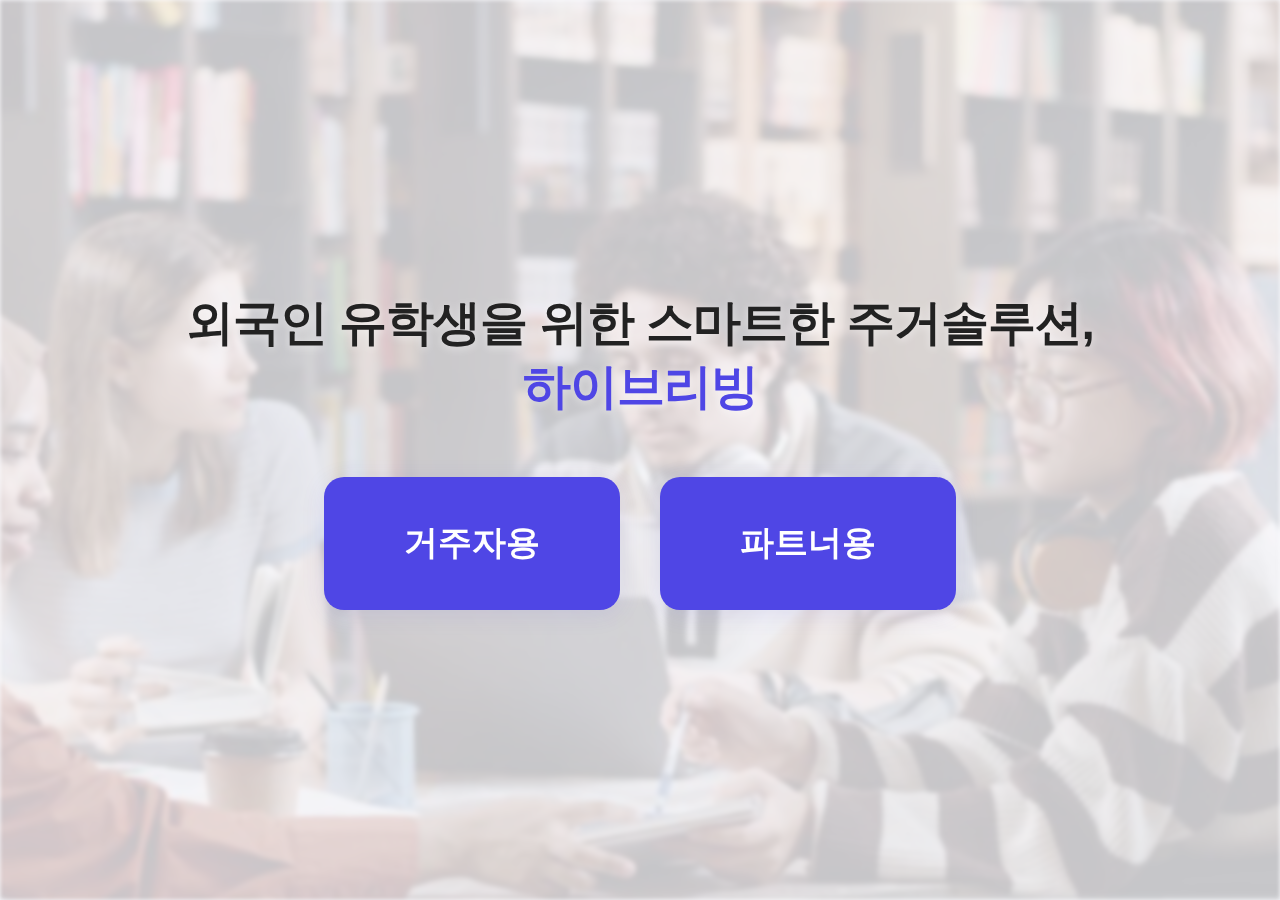
<file: index.html>
<!DOCTYPE html>
<html>
<head>
    <meta http-equiv="refresh" content="0; url=landing.html" />
    <title>Redirecting...</title>
</head>
<body>
    <p>Redirecting to <a href="landing.html">landing.html</a>...</p>
</body>
</html>
</file>
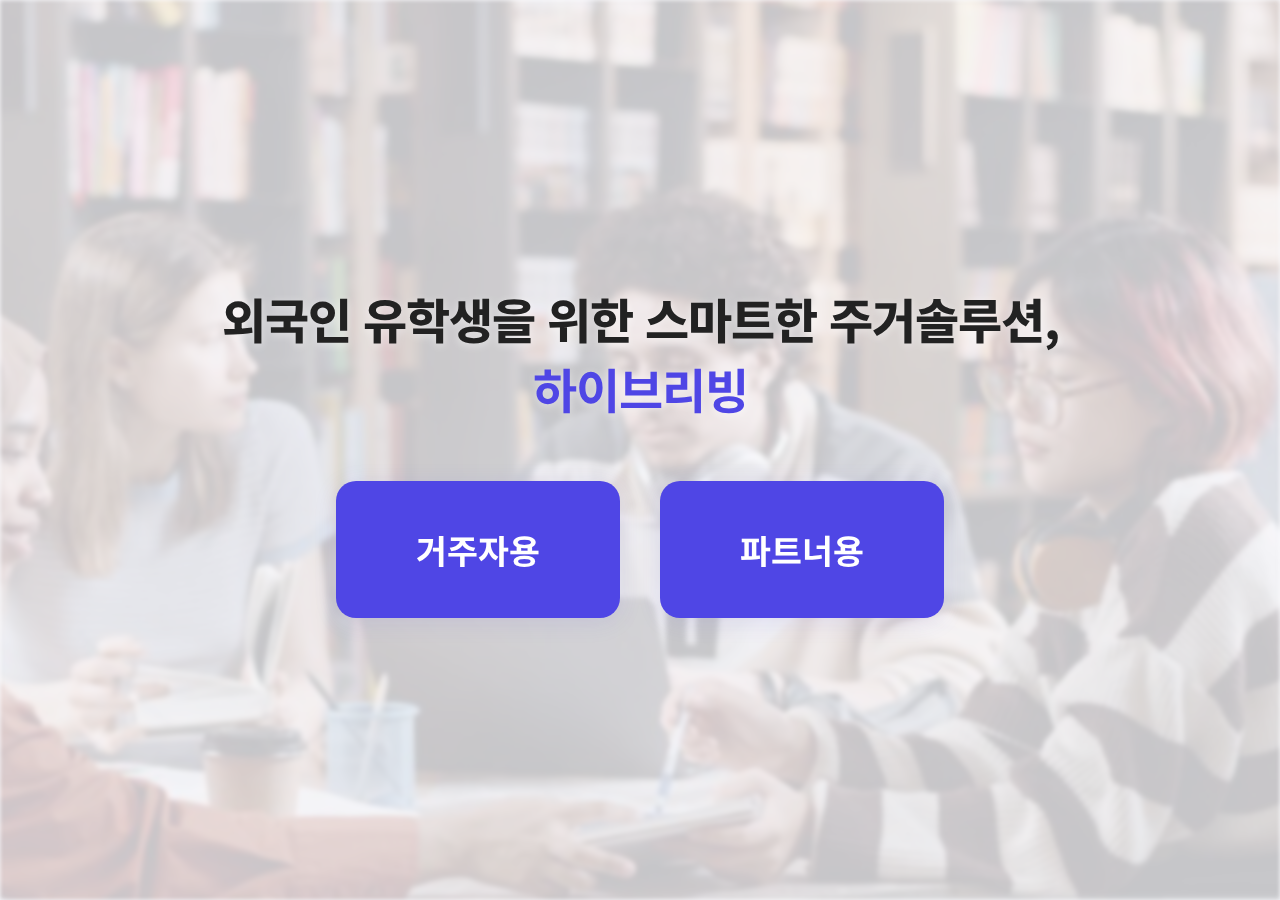
<file: landing.html>
<!DOCTYPE html>
<html lang="ko">
<head>
    <meta charset="UTF-8">
    <meta name="viewport" content="width=device-width, initial-scale=1.0">
    <title>Hybeliving - 선택</title>
    <link href="https://fonts.googleapis.com/css2?family=Noto+Sans+KR:wght@400;700&display=swap" rel="stylesheet">
    <style>
        body {
            margin: 0;
            padding: 0;
            min-height: 100vh;
            display: flex;
            align-items: center;
            justify-content: center;
            background: #f7f7fb;
            font-family: 'Noto Sans KR', sans-serif;
            position: relative;
            overflow: hidden;
        }
        .bg-image {
            position: fixed;
            top: 0; left: 0; right: 0; bottom: 0;
            width: 100vw;
            height: 100vh;
            z-index: 0;
            background: url('images/hero-students.png') center center/cover no-repeat;
            opacity: 1.0;
            filter: blur(2px);
        }
        .bg-overlay {
            position: fixed;
            top: 0; left: 0; right: 0; bottom: 0;
            width: 100vw;
            height: 100vh;
            background: #f7f7fbcc;
            z-index: 1;
        }
        .select-container {
            display: flex;
            flex-direction: column;
            align-items: center;
            gap: 40px;
            z-index: 2;
            position: relative;
        }
        .select-title {
            font-size: 3.0rem;
            font-weight: 800;
            margin-bottom: 18px;
            color: #222;
            text-align: center;
            text-shadow: 0 2px 8px #fff8;
            letter-spacing: -1px;
        }
        .select-subtitle {
            font-size: 1.5rem;
            color: #444;
            margin-bottom: 38px;
            text-align: center;
            font-weight: 500;
            letter-spacing: -0.5px;
            display: inline-block;
        }
        .brand {
            color: #4f46e5;
            font-weight: 700;
        }
        .select-buttons {
            display: flex;
            gap: 40px;
        }
        .select-btn {
            padding: 44px 80px;
            font-size: 2.1rem;
            font-weight: 700;
            border: none;
            border-radius: 20px;
            background: #4f46e5;
            color: #fff;
            cursor: pointer;
            transition: background 0.2s, transform 0.2s;
            box-shadow: 0 4px 24px rgba(79,70,229,0.10);
            z-index: 2;
            text-decoration: none;
        }
        .select-btn:hover {
            background: #3730a3;
            transform: translateY(-2px) scale(1.04);
        }
        a.select-btn {
            text-decoration: none;
        }
    </style>
</head>
<body>
    <div class="bg-image"></div>
    <div class="bg-overlay"></div>
    <div class="select-container">
        <div class="select-title">외국인 유학생을 위한 스마트한 주거솔루션, <span class="brand"><br>하이브리빙</span></span></div>
        <div class="select-buttons">
            <a href="resident.html" class="select-btn">거주자용</a>
            <a href="partner.html" class="select-btn">파트너용</a>
        </div>
    </div>
</body>
</html>
</file>
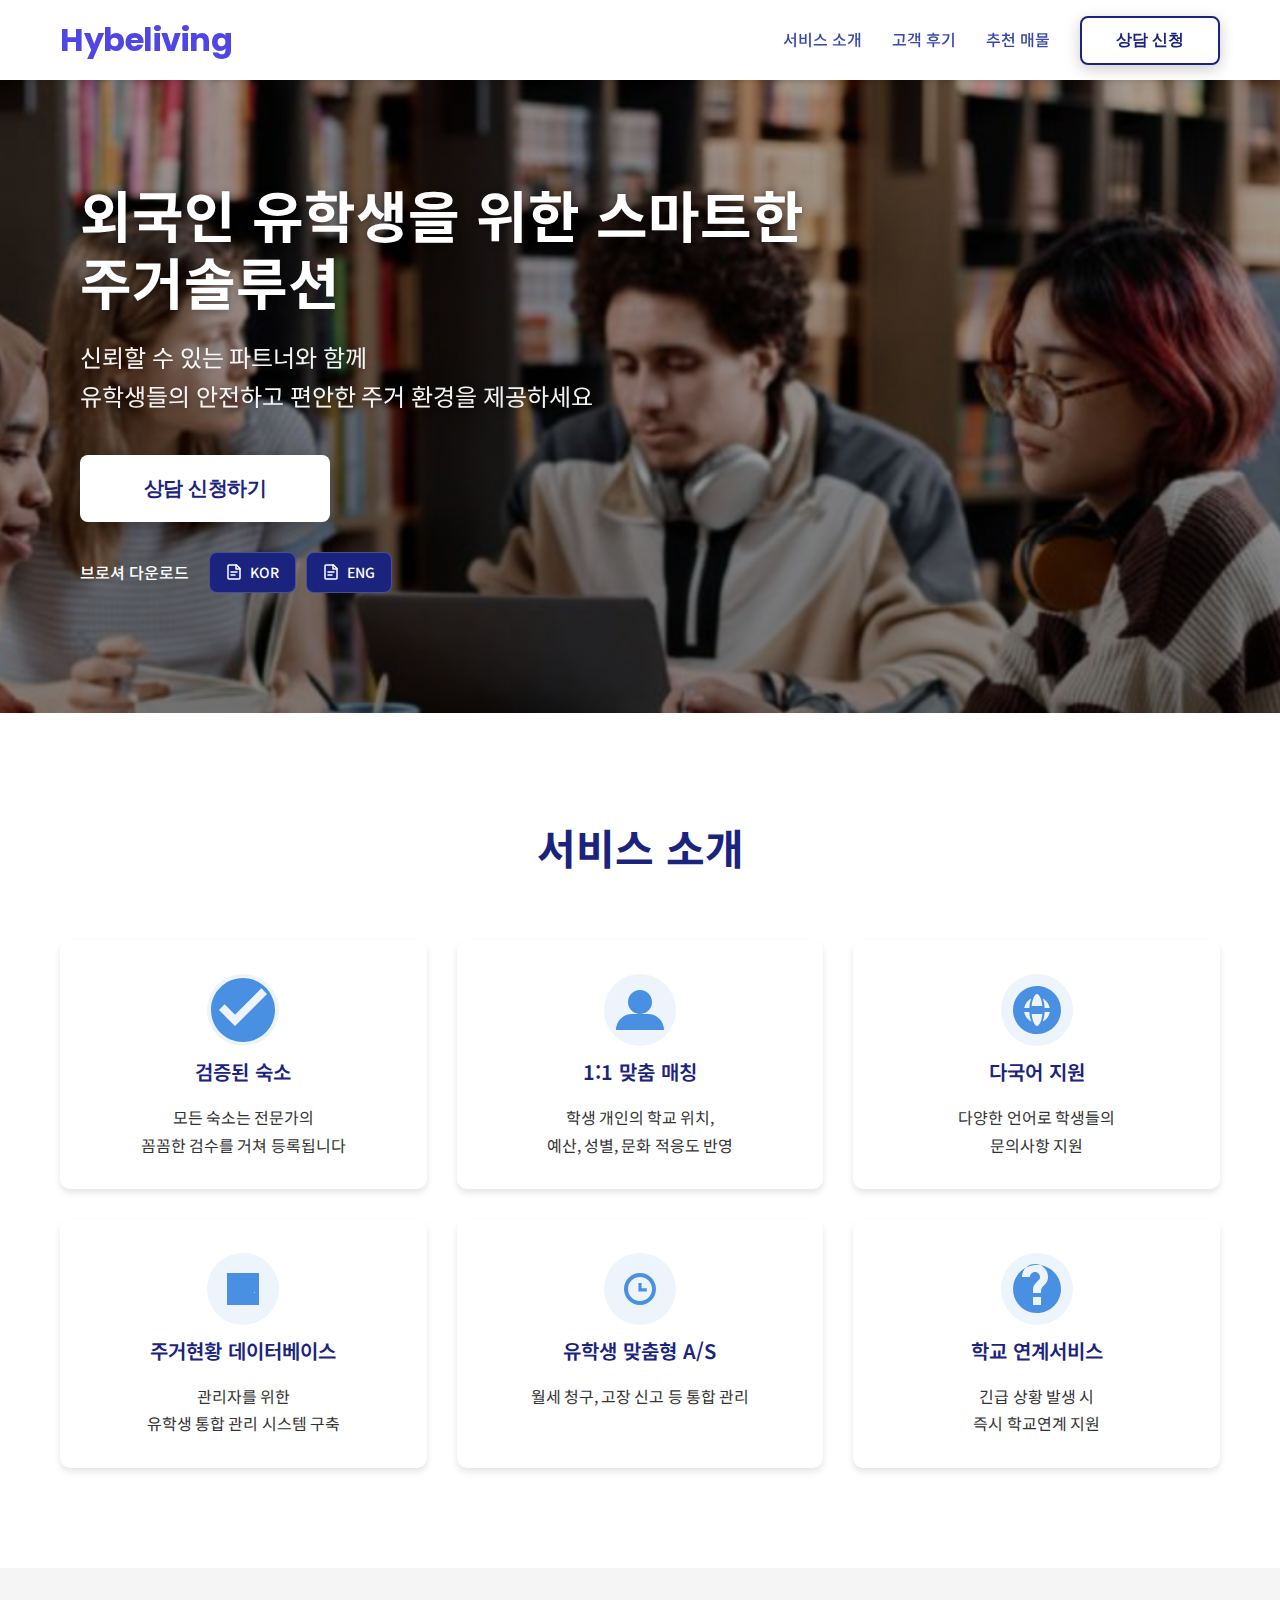
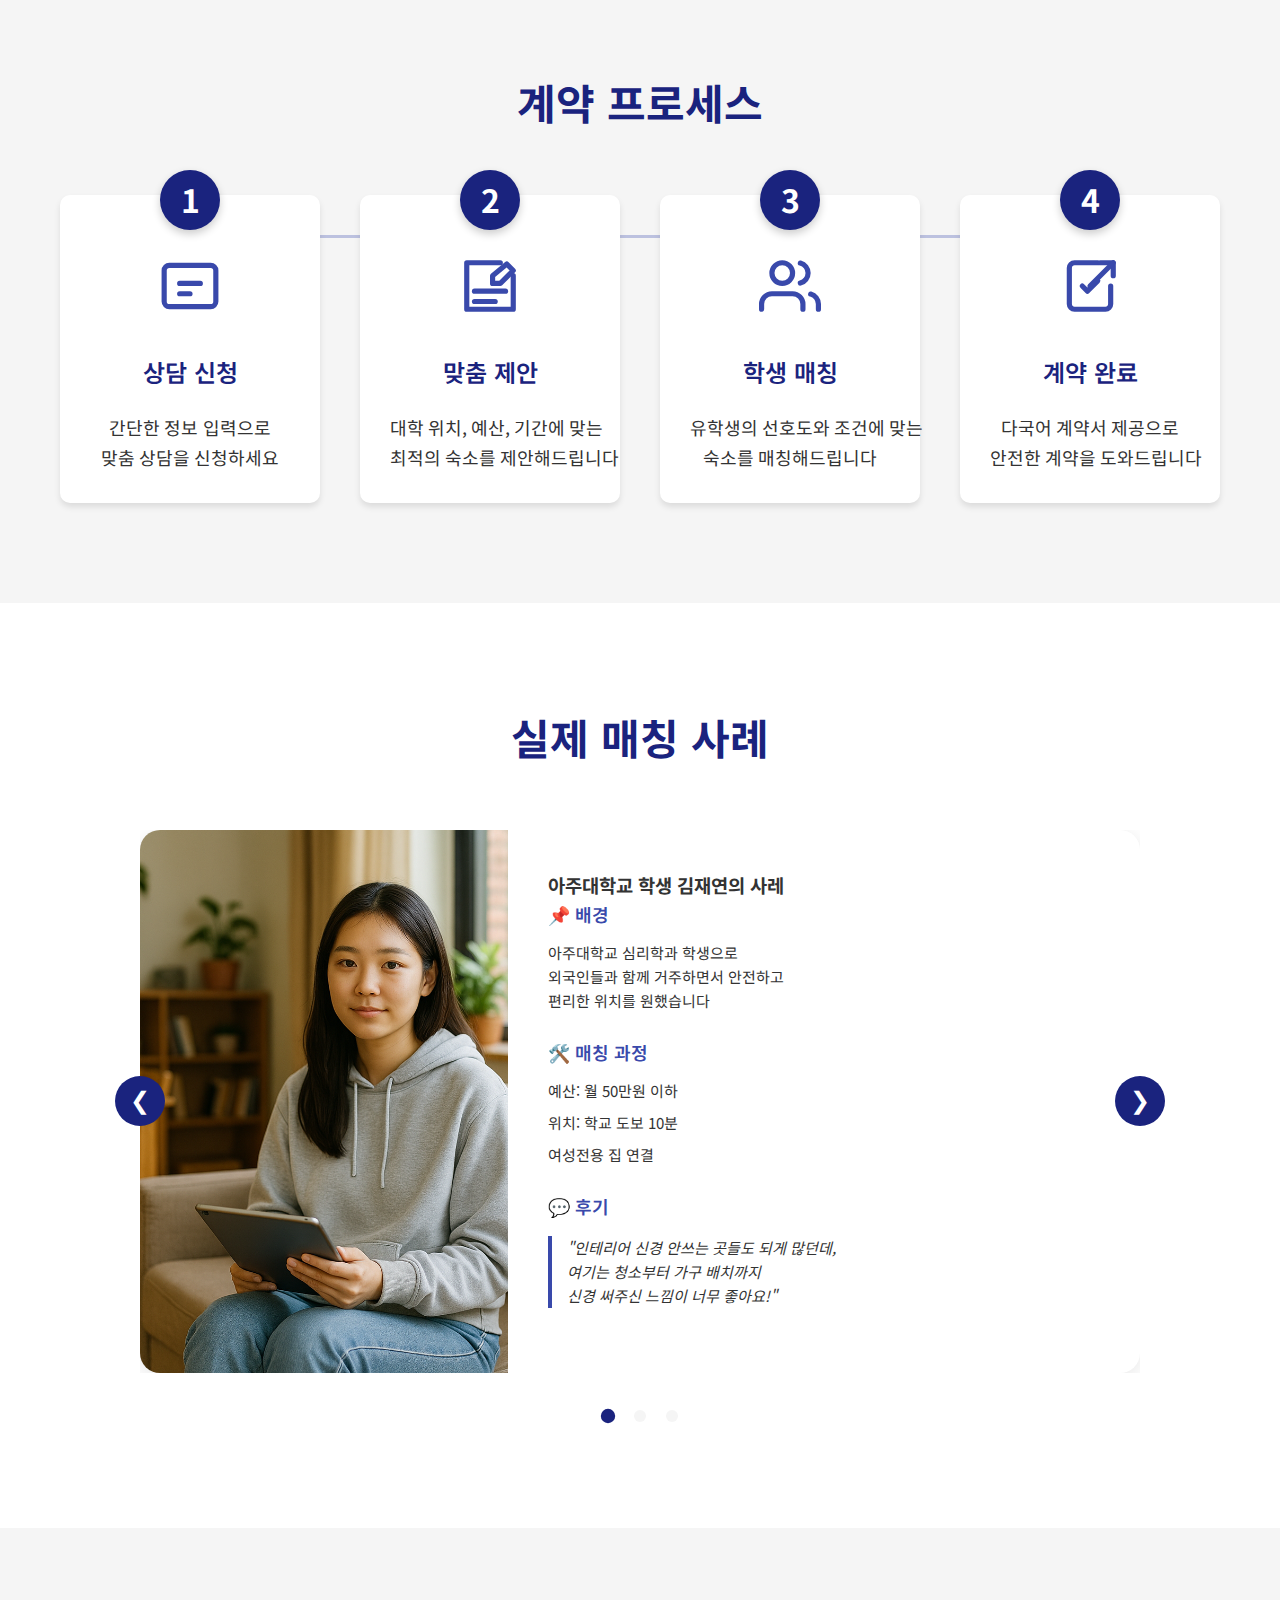
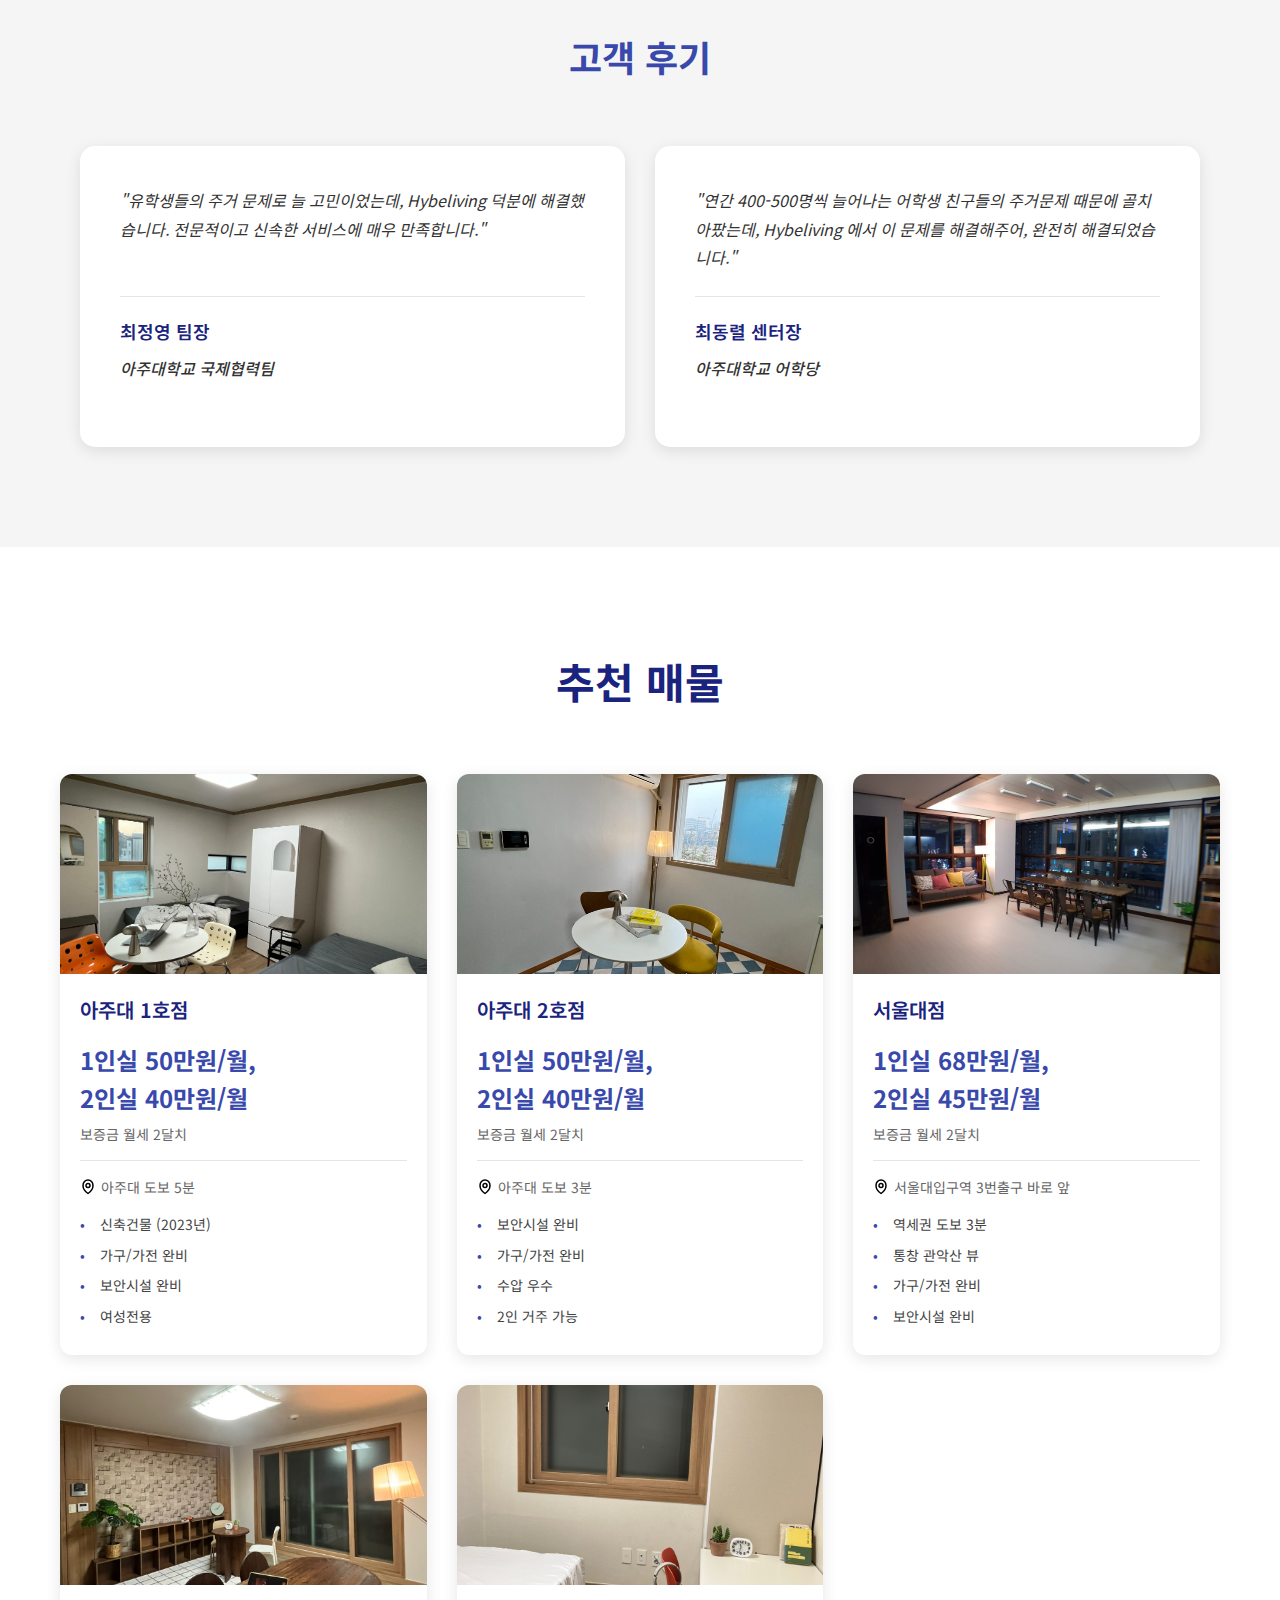
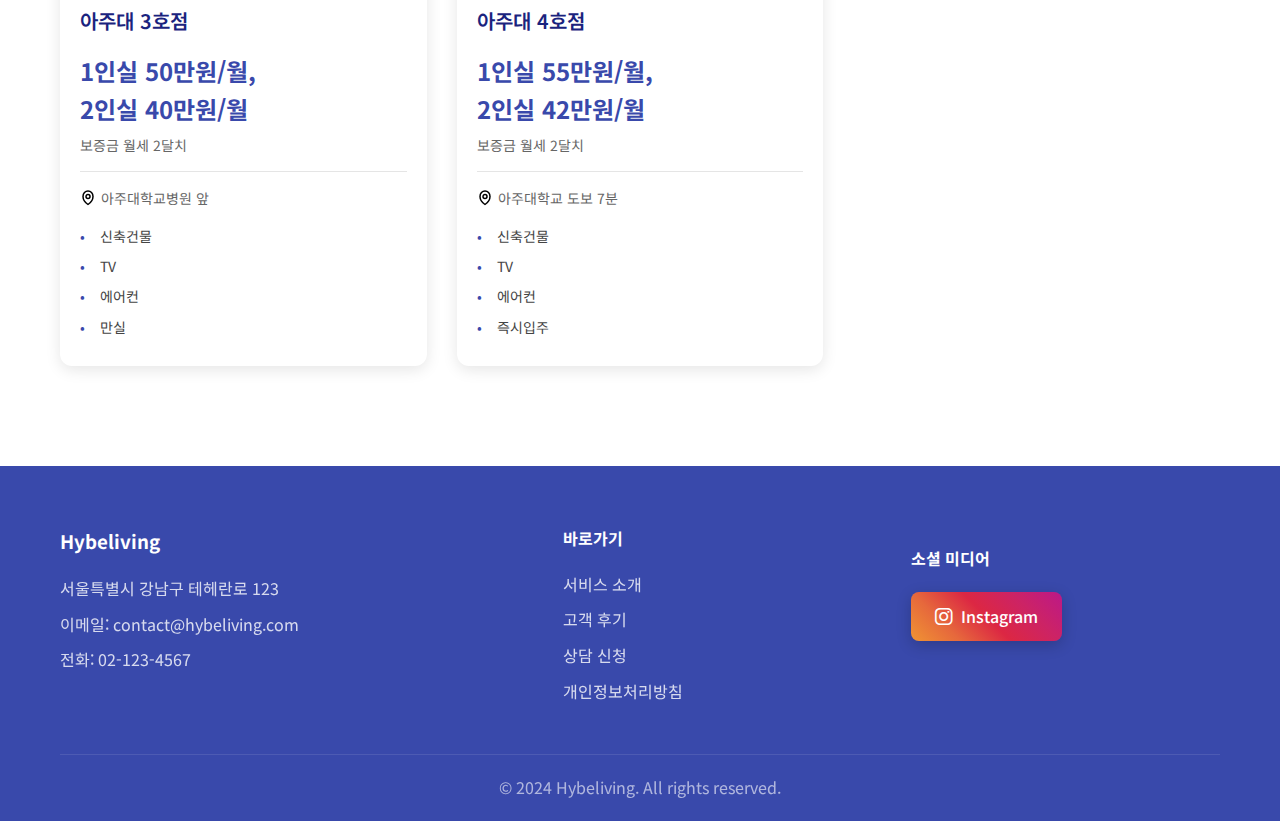
<file: partner.html>
<!DOCTYPE html>
<html lang="ko">
<head>
    <meta charset="UTF-8">
    <meta name="viewport" content="width=device-width, initial-scale=1.0">
    <title>Hybeliving - 파트너용</title>
    <link rel="preconnect" href="https://fonts.googleapis.com">
    <link rel="preconnect" href="https://fonts.gstatic.com" crossorigin>
    <link href="https://fonts.googleapis.com/css2?family=Noto+Sans+KR:wght@400;500;700&family=Poppins:wght@400;500;600;700&display=swap" rel="stylesheet">
    <link rel="stylesheet" href="https://cdnjs.cloudflare.com/ajax/libs/font-awesome/6.5.1/css/all.min.css">
    <link rel="stylesheet" href="styles.css">
</head>
<body>
    <!-- Navigation -->
    <nav class="navbar">
        <div class="container">
            <a href="landing.html" class="logo" style="text-decoration:none; color:#4f46e5;">Hybeliving</a>
            <ul class="nav-links">
                <li><a href="#services">서비스 소개</a></li>
                <li><a href="#testimonials">고객 후기</a></li>
                <li><a href="#featured">추천 매물</a></li>
                <li><button onclick="openModal()" class="btn-primary">상담 신청</button></li>
            </ul>
        </div>
    </nav>

    <!-- Hero Section -->
    <section class="hero">
        <div class="container">
            <div class="hero-content">
                <h1>외국인 유학생을 위한 스마트한 주거솔루션</h1>
                <p>신뢰할 수 있는 파트너와 함께<br>유학생들의 안전하고 편안한 주거 환경을 제공하세요</p>
                <div class="hero-buttons">
                    <button onclick="openModal()" class="btn-primary">상담 신청하기</button>
                </div>
                <div class="brochure-section">
                    <span class="brochure-text">브로셔 다운로드</span>
                    <div class="brochure-buttons">
                        <a href="brochures/hybeliving_ko.pdf" download class="btn-brochure">
                            <img src="images/pdf-icon.svg" alt="PDF">
                            KOR
                        </a>
                        <a href="brochures/hybeliving_en.pdf" download class="btn-brochure">
                            <img src="images/pdf-icon.svg" alt="PDF">
                            ENG
                        </a>
                    </div>
                </div>
            </div>
        </div>
    </section>

    <!-- Services Section -->
    <section id="services" class="services">
        <div class="container">
            <h2>서비스 소개</h2>
            <div class="service-grid">
                <div class="service-card">
                    <img src="images/verified.svg" alt="검증된 숙소">
                    <h3>검증된 숙소</h3>
                    <p>모든 숙소는 전문가의<br>꼼꼼한 검수를 거쳐 등록됩니다</p>
                </div>
                <div class="service-card">
                    <img src="images/matching.svg" alt="1:1 맞춤 매칭">
                    <h3>1:1 맞춤 매칭</h3>
                    <p>학생 개인의 학교 위치,<br>예산, 성별, 문화 적응도 반영</p>
                </div>
                <div class="service-card">
                    <img src="images/translation.svg" alt="다국어 지원">
                    <h3>다국어 지원</h3>
                    <p>다양한 언어로 학생들의<br>문의사항 지원</p>
                </div>
                <div class="service-card">
                    <img src="images/dashboard.svg" alt="관리자 편의성 제공">
                    <h3>주거현황 데이터베이스</h3>
                    <p>관리자를 위한<br>유학생 통합 관리 시스템 구축</p>
                </div>
                <div class="service-card">
                    <img src="images/automation.svg" alt="고장/편의 실시간 지원">
                    <h3>유학생 맞춤형 A/S</h3>
                    <p>월세 청구, 고장 신고 등 통합 관리</p>
                </div>
                <div class="service-card">
                    <img src="images/support.svg" alt="24/7 지원">
                    <h3>학교 연계서비스</h3>
                    <p>긴급 상황 발생 시<br>즉시 학교연계 지원</p>
                </div>
            </div>
        </div>
    </section>

    <!-- Process Section -->
    <section id="process" class="process">
        <div class="container">
            <h2>계약 프로세스</h2>
            <div class="process-grid">
                <div class="process-card" data-step="1">
                    <img src="images/process-1.svg" alt="상담 신청">
                    <h3>상담 신청</h3>
                    <p>간단한 정보 입력으로<br>맞춤 상담을 신청하세요</p>
                </div>
                <div class="process-card" data-step="2">
                    <img src="images/process-2.svg" alt="맞춤 제안">
                    <h3>맞춤 제안</h3>
                    <p>대학 위치, 예산, 기간에 맞는<br>최적의 숙소를 제안해드립니다</p>
                </div>
                <div class="process-card" data-step="3">
                    <img src="images/process-3.svg" alt="학생 매칭">
                    <h3>학생 매칭</h3>
                    <p>유학생의 선호도와 조건에 맞는<br>숙소를 매칭해드립니다</p>
                </div>
                <div class="process-card" data-step="4">
                    <img src="images/process-4.svg" alt="계약 완료">
                    <h3>계약 완료</h3>
                    <p>다국어 계약서 제공으로<br>안전한 계약을 도와드립니다</p>
                </div>
            </div>
        </div>
    </section>

    <!-- Case Study Section -->
    <section id="case-study" class="case-study">
        <div class="container">
            <h2>실제 매칭 사례</h2>
            <div class="case-slider">
                <button class="slider-button prev" onclick="moveSlide(-1)">❮</button>
                <div class="case-slider-container">
                    <div class="case-card">
                        <div class="case-image">
                            <img src="images/person1.png" alt="서울대학교 매칭 사례">
                        </div>
                        <div class="case-content">
                            <h3>아주대학교 학생 김재연의 사레</h3>
                            <div class="case-section">
                                <h4>📌 배경</h4>
                                <p>아주대학교 심리학과 학생으로<br>
                                외국인들과 함께 거주하면서 안전하고<br>
                                편리한 위치를 원했습니다</p>
                            </div>
                            <div class="case-section">
                                <h4>🛠️ 매칭 과정</h4>
                                <ul>
                                    <li>예산: 월 50만원 이하</li>
                                    <li>위치: 학교 도보 10분</li>
                                    <li>여성전용 집 연결</li>
                                </ul>
                            </div>
                            <div class="case-section">
                                <h4>💬 후기</h4>
                                <blockquote>
                                    "인테리어 신경 안쓰는 곳들도 되게 많던데,<br>
                                    여기는 청소부터 가구 배치까지<br>
                                    신경 써주신 느낌이 너무 좋아요!"
                                </blockquote>
                            </div>
                        </div>
                    </div>

                    <div class="case-card">
                        <div class="case-image">
                            <img src="images/person2.png" alt="연세대학교 매칭 사례">
                        </div>
                        <div class="case-content">
                            <h3>아주대학교 교환학생 Emma의 사례</h3>
                            <div class="case-section">
                                <h4>📌 배경</h4>
                                <p> 아주대학교 금융공학과 학생으로,<br>
                                    한국에 처음 방문하는 만큼<br>
                                    안전하고 편리한 위치를 원했습니다</p>
                            </div>
                            <div class="case-section">
                                <h4>🛠️ 매칭 과정</h4>
                                <ul>
                                    <li>예산: 월 40만원 이하</li>
                                    <li>위치: 학교 도보 10분</li>
                                    <li>여성전용 집 연결</li>
                                </ul>
                            </div>
                            <div class="case-section">
                                <h4>💬 후기</h4>
                                <blockquote>
                                    "편의점, 카페 등 많은 편의시설들이 집 근처에 있고,<br>
                                    무엇보다 다른 외국인 친구들과 도움이 필요할 때<br>
                                    같이 얘기나눌 수 있어서 너무 편안하고 좋았어요 !"
                                </blockquote>
                            </div>
                        </div>
                    </div>
                </div>
                <button class="slider-button next" onclick="moveSlide(1)">❯</button>
            </div>
            <div class="slider-dots">
                <span class="dot active" onclick="currentSlide(0)"></span>
                <span class="dot" onclick="currentSlide(1)"></span>
                <span class="dot" onclick="currentSlide(2)"></span>
            </div>
        </div>
    </section>

    <!-- Testimonials Section -->
    <section id="testimonials" class="testimonials">
        <div class="container">
            <h2>고객 후기</h2>
            <div class="testimonial-grid">
                <div class="testimonial-card coordinator">
                    <p>"유학생들의 주거 문제로 늘 고민이었는데, Hybeliving 덕분에 해결했습니다. 전문적이고 신속한 서비스에 매우 만족합니다."</p>
                    <div class="testimonial-author">
                        <h4>최정영 팀장</h4>
                        <p class="position">아주대학교 국제협력팀</p>
                    </div>
                </div>
                <div class="testimonial-card student">
                    <p>"연간 400-500명씩 늘어나는 어학생 친구들의 주거문제 때문에 골치 아팠는데, Hybeliving 에서 이 문제를 해결해주어, 완전히 해결되었습니다."</p>
                    <div class="testimonial-author">
                        <h4>최동렬 센터장</h4>
                        <p class="position">아주대학교 어학당</p>
                    </div>
                </div>
            </div>
        </div>
    </section>

    <!-- Featured Properties Section -->
    <section id="featured" class="featured">
        <div class="container">
            <h2>추천 매물</h2>
            <div class="property-grid">
                <a href="property-details.html" class="property-card">
                    <div class="property-image">
                        <img src="images/ajou1/ajou1_detail2.jpg" alt="서울대입구역 원룸">
                    </div>
                    <div class="property-content">
                        <h3>아주대 1호점</h3>
                        <div class="property-price">
                            <span class="price">1인실 50만원/월,<br>2인실 40만원/월</span>
                            <span class="deposit">보증금 월세 2달치</span>
                        </div>
                        <div class="property-details">
                            <p class="location"><i class="location-icon"></i>아주대 도보 5분</p>
                            <ul class="features">
                                <li>신축건물 (2023년)</li>
                                <li>가구/가전 완비</li>
                                <li>보안시설 완비</li>
                                <li>여성전용</li>
                            </ul>
                        </div>
                    </div>
                </a>

                <a href="property-details-2.html" class="property-card">
                    <div class="property-image">
                        <img src="images/ajou2/ajou2_detail1.jpg" alt="신촌역 투룸">
                    </div>
                    <div class="property-content">
                        <h3>아주대 2호점</h3>
                        <div class="property-price">
                            <span class="price">1인실 50만원/월,<br>2인실 40만원/월</span>
                            <span class="deposit">보증금 월세 2달치</span>
                        </div>
                        <div class="property-details">
                            <p class="location"><i class="location-icon"></i>아주대 도보 3분</p>
                            <ul class="features">
                                <li>보안시설 완비</li>
                                <li>가구/가전 완비</li>
                                <li>수압 우수</li>
                                <li>2인 거주 가능</li>
                            </ul>
                        </div>
                    </div>
                </a>

                <a href="property-details-3.html" class="property-card">
                    <div class="property-image">
                        <img src="images/seoul1/seoul1_detail1.jpg" alt="고려대역 원룸">
                    </div>
                    <div class="property-content">
                        <h3>서울대점</h3>
                        <div class="property-price">
                            <span class="price">1인실 68만원/월,<br>2인실 45만원/월</span>
                            <span class="deposit">보증금 월세 2달치</span>
                        </div>
                        <div class="property-details">
                            <p class="location"><i class="location-icon"></i>서울대입구역 3번출구 바로 앞</p>
                            <ul class="features">
                                <li>역세권 도보 3분</li>
                                <li>통창 관악산 뷰</li>
                                <li>가구/가전 완비</li>
                                <li>보안시설 완비</li>
                            </ul>
                        </div>
                    </div>
                </a>
                <a href="property-details-4.html" class="property-card">
                    <div class="property-image">
                        <img src="images/ajou3/아주대_301_1.jpg" alt="아주대 3호점">
                    </div>
                    <div class="property-content">
                        <h3>아주대 3호점</h3>
                        <div class="property-price">
                            <span class="price">1인실 50만원/월,<br>2인실 40만원/월</span>
                            <span class="deposit">보증금 월세 2달치</span>
                        </div>
                        <div class="property-details">
                            <p class="location"><i class="location-icon"></i>아주대학교병원 앞</p>
                            <ul class="features">
                                <li>신축건물</li>
                                <li>TV</li>
                                <li>에어컨</li>
                                <li>만실</li>
                            </ul>
                        </div>
                    </div>
                </a>
                <a href="property-details-5.html" class="property-card">
                    <div class="property-image">
                        <img src="images/ajou4/ajou_201_1.jpg" alt="아주대 4호점">
                    </div>
                    <div class="property-content">
                        <h3>아주대 4호점</h3>
                        <div class="property-price">
                            <span class="price">1인실 55만원/월,<br>2인실 42만원/월</span>
                            <span class="deposit">보증금 월세 2달치</span>
                        </div>
                        <div class="property-details">
                            <p class="location"><i class="location-icon"></i>아주대학교 도보 7분</p>
                            <ul class="features">
                                <li>신축건물</li>
                                <li>TV</li>
                                <li>에어컨</li>
                                <li>즉시입주</li>
                            </ul>
                        </div>
                    </div>
                </a>
            </div>
        </div>
    </section>

    <!-- Contact Modal -->
    <div id="contactModal" class="modal">
        <div class="modal-content">
            <span class="close-button" onclick="closeModal()">&times;</span>
            <h2>문의하기</h2>
            <div class="contact-form">
                <form action="/contact" method="POST">
                    <div class="form-group">
                        <label for="name">성함</label>
                        <input type="text" id="name" name="name" required>
                    </div>
                    <div class="form-group">
                        <label for="university">소속 대학교</label>
                        <input type="text" id="university" name="university" required>
                    </div>
                    <div class="form-group">
                        <label for="email">이메일</label>
                        <input type="email" id="email" name="email" required>
                    </div>
                    <div class="form-group">
                        <label for="message">문의사항</label>
                        <textarea id="message" name="message" required></textarea>
                    </div>
                    <button type="submit" class="btn-primary">상담 신청하기</button>
                </form>
            </div>
        </div>
    </div>

    <!-- Footer -->
    <footer class="footer">
        <div class="container">
            <div class="footer-content">
                <div class="footer-info">
                    <h3>Hybeliving</h3>
                    <p>서울특별시 강남구 테헤란로 123</p>
                    <p>이메일: contact@hybeliving.com</p>
                    <p>전화: 02-123-4567</p>
                </div>
                <div class="footer-links">
                    <h4>바로가기</h4>
                    <ul>
                        <li><a href="#services">서비스 소개</a></li>
                        <li><a href="#testimonials">고객 후기</a></li>
                        <li><a href="javascript:openModal()">상담 신청</a></li>
                        <li><a href="#">개인정보처리방침</a></li>
                    </ul>
                </div>
                <div class="social-links">
                    <h4>소셜 미디어</h4>
                    <a href="https://www.instagram.com/hybliving_kr" target="_blank" class="instagram-btn">
                        <i class="fab fa-instagram"></i>
                        Instagram
                    </a>
                </div>
            </div>
            <div class="footer-bottom">
                <p>&copy; 2024 Hybeliving. All rights reserved.</p>
            </div>
        </div>
    </footer>

    <script>
        function openModal() {
            document.getElementById('contactModal').style.display = 'flex';
            document.body.style.overflow = 'hidden';
        }

        function closeModal() {
            document.getElementById('contactModal').style.display = 'none';
            document.body.style.overflow = 'auto';
        }

        // Close modal when clicking outside
        window.onclick = function(event) {
            const modal = document.getElementById('contactModal');
            if (event.target == modal) {
                closeModal();
            }
        }

        // Case Study Slider
        let slideIndex = 0;
        const cards = document.querySelectorAll('.case-card');
        const dots = document.querySelectorAll('.dot');

        function showSlide(n) {
            cards.forEach(card => card.style.display = 'none');
            dots.forEach(dot => dot.classList.remove('active'));
            
            slideIndex = n;
            if (slideIndex >= cards.length) slideIndex = 0;
            if (slideIndex < 0) slideIndex = cards.length - 1;
            
            cards[slideIndex].style.display = 'flex';
            dots[slideIndex].classList.add('active');
        }

        function moveSlide(n) {
            showSlide(slideIndex + n);
        }

        function currentSlide(n) {
            showSlide(n);
        }

        // Initialize slider
        showSlide(0);
    </script>
</body>
</html>
</file>
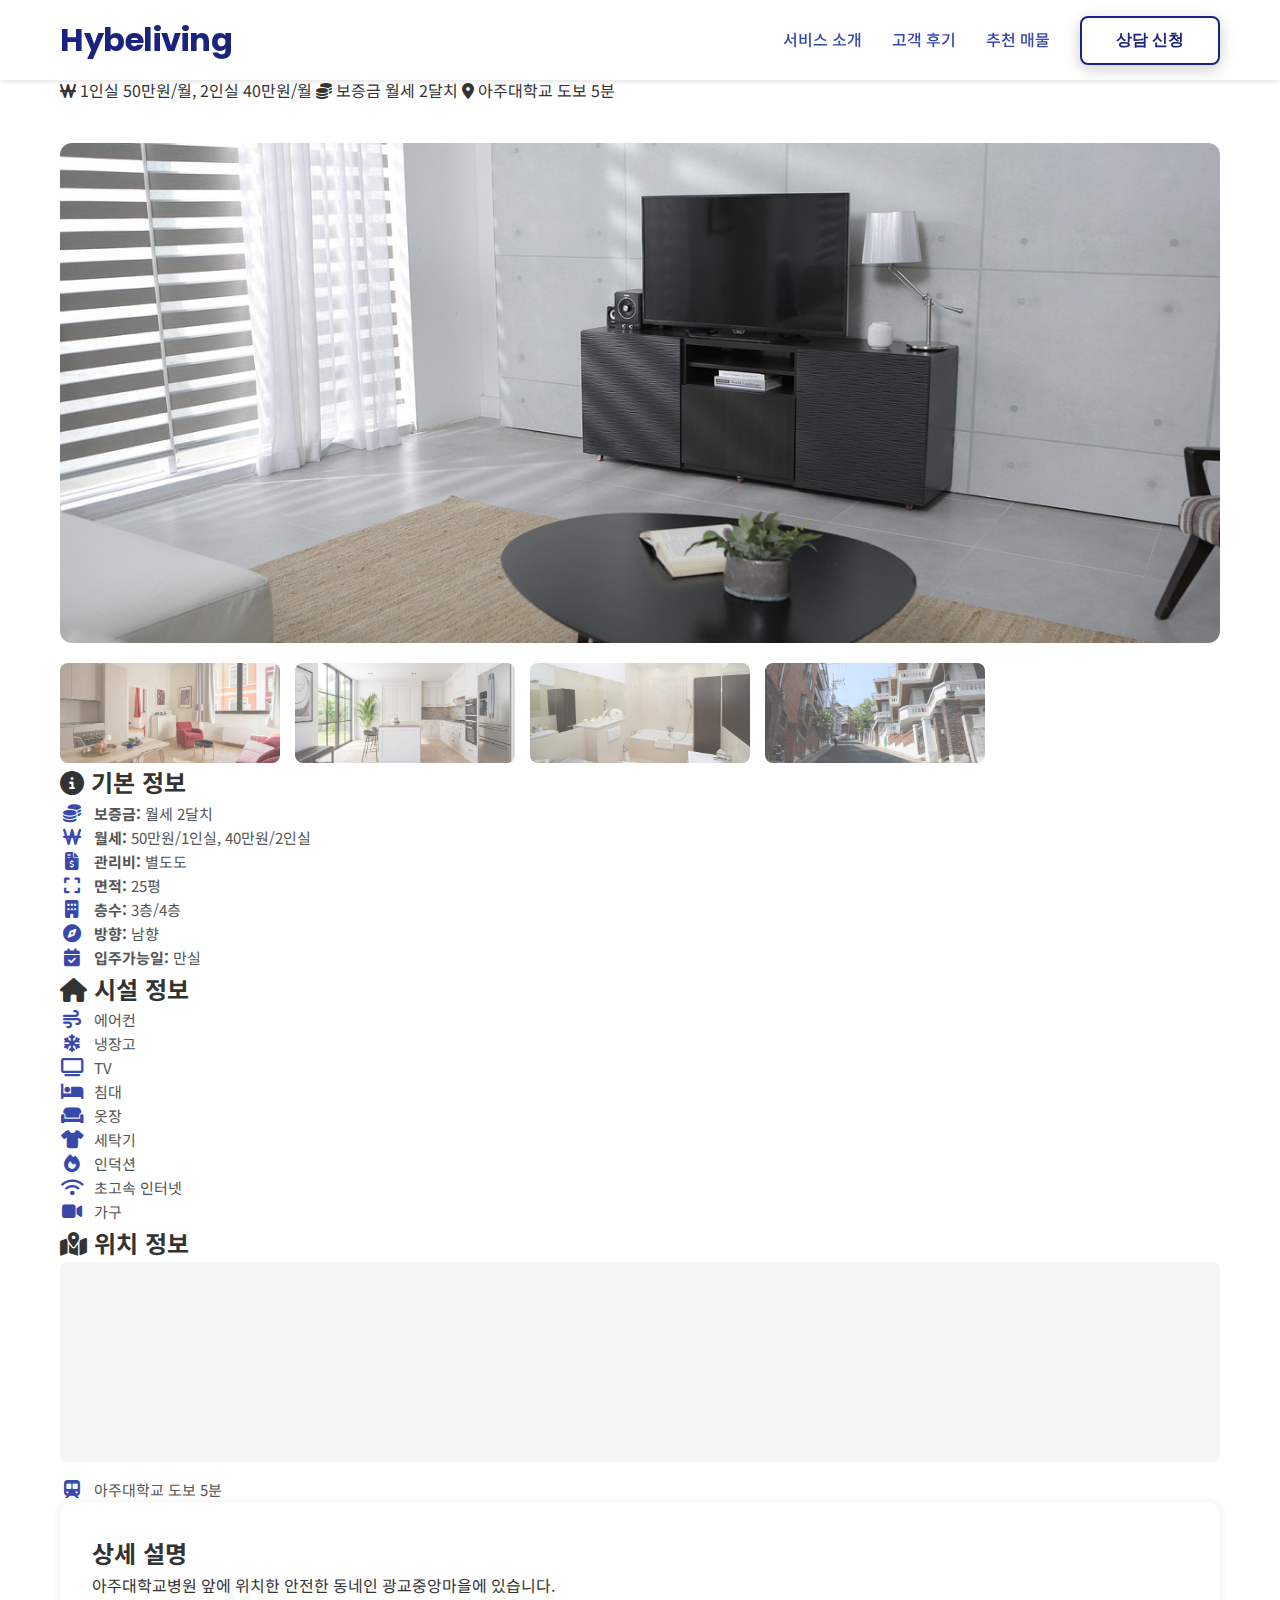
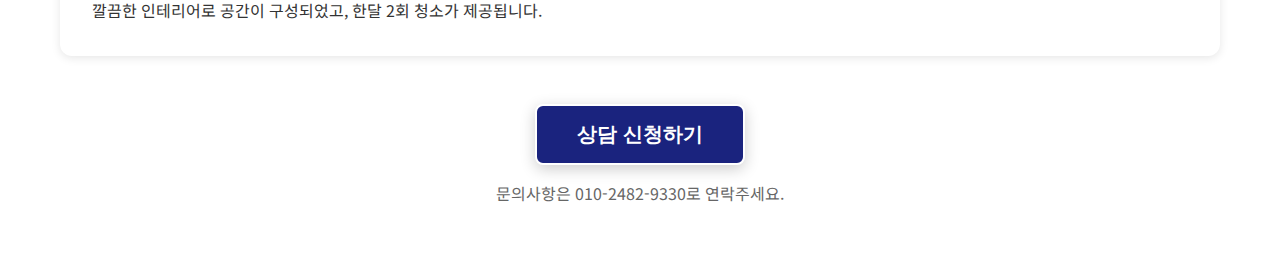
<file: property-details-1.html>
<!DOCTYPE html>
<html lang="ko">
<head>
    <meta charset="UTF-8">
    <meta name="viewport" content="width=device-width, initial-scale=1.0">
    <title>아주대 1호점</title>
    <link rel="preconnect" href="https://fonts.googleapis.com">
    <link rel="preconnect" href="https://fonts.gstatic.com" crossorigin>
    <link href="https://fonts.googleapis.com/css2?family=Noto+Sans+KR:wght@400;500;700&family=Poppins:wght@400;500;600;700&display=swap" rel="stylesheet">
    <link rel="stylesheet" href="https://cdnjs.cloudflare.com/ajax/libs/font-awesome/6.5.1/css/all.min.css">
    <link rel="stylesheet" href="styles.css">
    <link rel="stylesheet" href="property-details.css">
</head>
<body>
    <!-- Navigation -->
    <nav class="navbar">
        <div class="container">
            <a href="index.html" class="logo">Hybeliving</a>
            <ul class="nav-links">
                <li><a href="index.html#services">서비스 소개</a></li>
                <li><a href="index.html#testimonials">고객 후기</a></li>
                <li><a href="index.html#featured">추천 매물</a></li>
                <li><button onclick="openModal()" class="btn-primary">상담 신청</button></li>
            </ul>
        </div>
    </nav>

    <!-- Property Details Section -->
    <section class="property-details-section">
        <div class="container">
            <div class="property-header">
                <h1>아주대 1호점</h1>
                <div class="property-meta">
                    <span><i class="fas fa-won-sign"></i> 1인실 50만원/월, 2인실 40만원/월</span>
                    <span><i class="fas fa-coins"></i> 보증금 월세 2달치</span>
                    <span><i class="fas fa-map-marker-alt"></i> 아주대학교 도보 5분</span>
                </div>
            </div>

            <div class="property-gallery">
                <div class="main-image">
                    <img src="images/house1_detail1.jpg" alt="아주대 1호점 거실 전경">
                </div>
                <div class="thumbnail-grid">
                    <img src="images/house1.jpg" alt="건물 외관" onclick="changeMainImage(this.src)">
                    <img src="images/house1_detail2.jpg" alt="주방 전경" onclick="changeMainImage(this.src)">
                    <img src="images/house1_detail3.jpg" alt="화장실 전경" onclick="changeMainImage(this.src)">
                    <img src="images/house1_detail4.jpg" alt="건물 상세" onclick="changeMainImage(this.src)">
                </div>
            </div>

            <div class="property-info-grid">
                <div class="info-card">
                    <h2><i class="fas fa-info-circle"></i> 기본 정보</h2>
                    <div class="info-list">
                        <div class="info-item">
                            <i class="fas fa-coins"></i>
                            <span><strong>보증금:</strong> 월세 2달치</span>
                        </div>
                        <div class="info-item">
                            <i class="fas fa-won-sign"></i>
                            <span><strong>월세:</strong> 50만원/1인실, 40만원/2인실</span>
                        </div>
                        <div class="info-item">
                            <i class="fas fa-file-invoice-dollar"></i>
                            <span><strong>관리비:</strong> 별도도</span>
                        </div>
                        <div class="info-item">
                            <i class="fas fa-expand"></i>
                            <span><strong>면적:</strong> 25평</span>
                        </div>
                        <div class="info-item">
                            <i class="fas fa-building"></i>
                            <span><strong>층수:</strong> 3층/4층</span>
                        </div>
                        <div class="info-item">
                            <i class="fas fa-compass"></i>
                            <span><strong>방향:</strong> 남향</span>
                        </div>
                        <div class="info-item">
                            <i class="fas fa-calendar-check"></i>
                            <span><strong>입주가능일:</strong> 만실</span>
                        </div>
                    </div>
                </div>

                <div class="info-card">
                    <h2><i class="fas fa-home"></i> 시설 정보</h2>
                    <div class="info-list">
                        <div class="info-item">
                            <i class="fas fa-wind"></i>
                            <span>에어컨</span>
                        </div>
                        <div class="info-item">
                            <i class="fas fa-snowflake"></i>
                            <span>냉장고</span>
                        </div>
                        <div class="info-item">
                            <i class="fas fa-tv"></i>
                            <span>TV</span>
                        </div>
                        <div class="info-item">
                            <i class="fas fa-bed"></i>
                            <span>침대</span>
                        </div>
                        <div class="info-item">
                            <i class="fas fa-couch"></i>
                            <span>옷장</span>
                        </div>
                        <div class="info-item">
                            <i class="fas fa-tshirt"></i>
                            <span>세탁기</span>
                        </div>
                        <div class="info-item">
                            <i class="fas fa-fire"></i>
                            <span>인덕션</span>
                        </div>
                        <div class="info-item">
                            <i class="fas fa-wifi"></i>
                            <span>초고속 인터넷</span>
                        </div>
                        <div class="info-item">
                            <i class="fas fa-video"></i>
                            <span>가구</span>
                        </div>
                    </div>
                </div>

                <div class="info-card">
                    <h2><i class="fas fa-map-marked-alt"></i> 위치 정보</h2>
                    <div id="map" class="property-map"></div>
                    <div class="info-list">
                        <div class="info-item">
                            <i class="fas fa-subway"></i>
                            <span>아주대학교 도보 5분</span>
                        </div>
                    </div>
                </div>
            </div>

            <div class="property-description">
                <h2>상세 설명</h2>
                <p>아주대학교병원 앞에 위치한 안전한 동네인 광교중앙마을에 있습니다.</p>
                <p>깔끔한 인테리어로 공간이 구성되었고, 한달 2회 청소가 제공됩니다.</p>
            </div>

            <div class="contact-section">
                <button onclick="openModal()" class="btn-primary">상담 신청하기</button>
                <p class="contact-info">문의사항은 010-2482-9330로 연락주세요.</p>
            </div>
        </div>
    </section>

    <!-- Contact Modal -->
    <div id="contactModal" class="modal">
        <div class="modal-content">
            <span class="close-button" onclick="closeModal()">&times;</span>
            <h2>문의하기</h2>
            <div class="contact-form">
                <form action="/contact" method="POST">
                    <div class="form-group">
                        <label for="name">성함</label>
                        <input type="text" id="name" name="name" required>
                    </div>
                    <div class="form-group">
                        <label for="phone">연락처</label>
                        <input type="tel" id="phone" name="phone" required>
                    </div>
                    <div class="form-group">
                        <label for="email">이메일</label>
                        <input type="email" id="email" name="email" required>
                    </div>
                    <div class="form-group">
                        <label for="visit-date">방문 희망일</label>
                        <input type="date" id="visit-date" name="visit-date" required>
                    </div>
                    <div class="form-group">
                        <label for="message">문의사항</label>
                        <textarea id="message" name="message" required></textarea>
                    </div>
                    <button type="submit" class="btn-primary">상담 신청하기</button>
                </form>
            </div>
        </div>
    </div>

    <script>
        function openModal() {
            document.getElementById('contactModal').style.display = 'flex';
            document.body.style.overflow = 'hidden';
        }

        function closeModal() {
            document.getElementById('contactModal').style.display = 'none';
            document.body.style.overflow = 'auto';
        }

        function changeMainImage(src) {
            document.querySelector('.main-image img').src = src;
        }

        // Close modal when clicking outside
        window.onclick = function(event) {
            const modal = document.getElementById('contactModal');
            if (event.target == modal) {
                closeModal();
            }
        }
    </script>
</body>
</html>
</file>
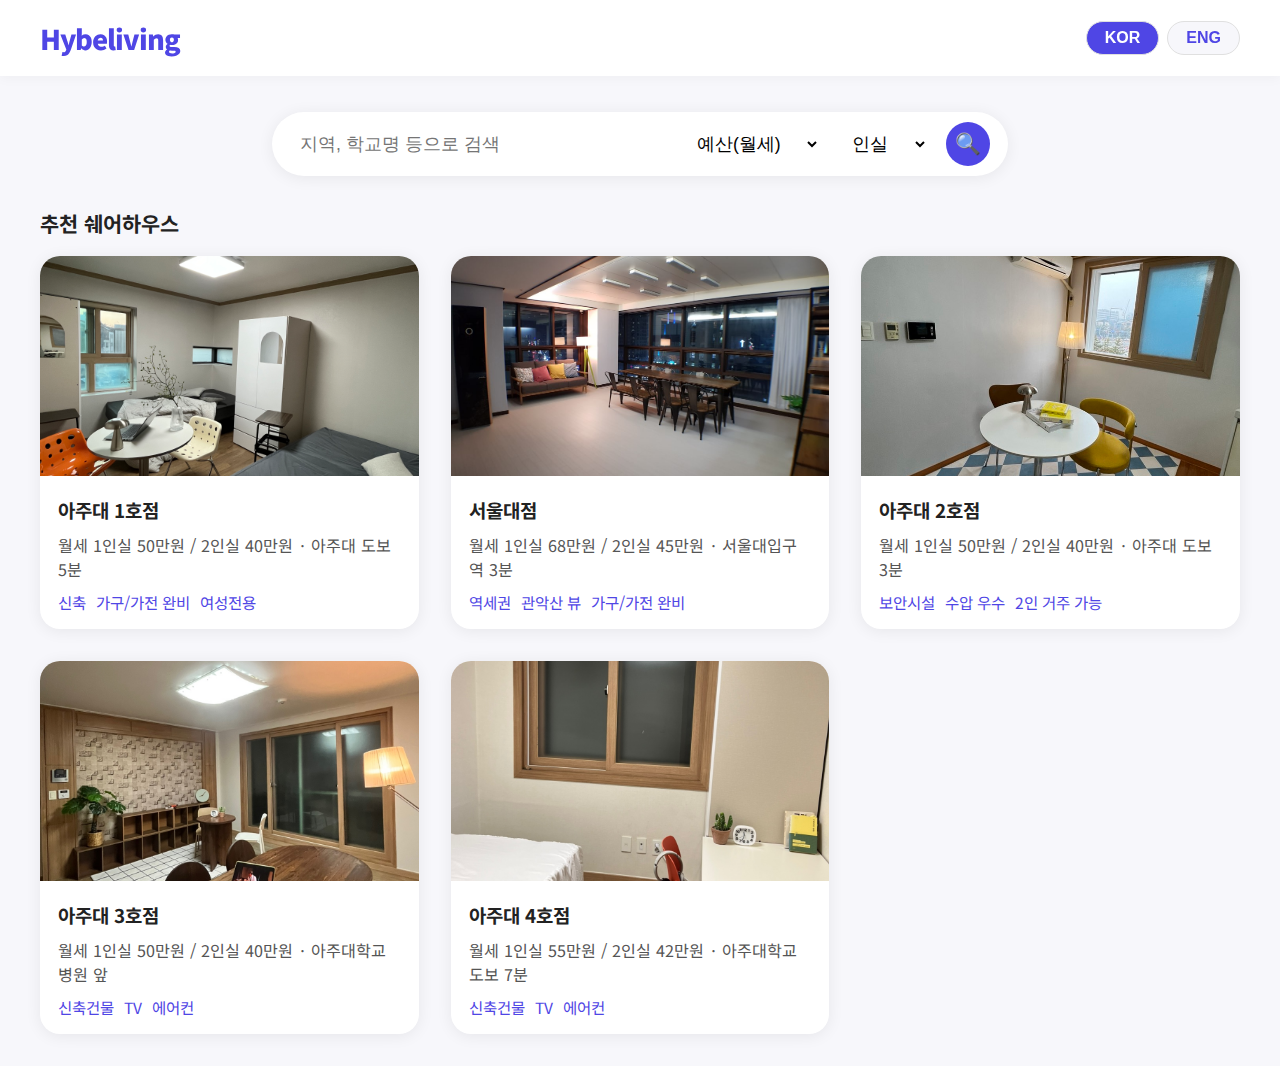
<file: resident.html>
<!DOCTYPE html>
<html lang="ko">
<head>
    <meta charset="UTF-8">
    <meta name="viewport" content="width=device-width, initial-scale=1.0">
    <title>나에게 맞는 쉐어하우스 찾기 | Hybeliving</title>
    <link href="https://fonts.googleapis.com/css2?family=Noto+Sans+KR:wght@400;700&display=swap" rel="stylesheet">
    <style>
        body {
            margin: 0;
            padding: 0;
            background: #f7f7fb;
            font-family: 'Noto Sans KR', sans-serif;
        }
        .header {
            width: 100%;
            background: #fff;
            box-shadow: 0 2px 12px rgba(0,0,0,0.04);
            padding: 0 0 0 0;
            position: sticky;
            top: 0;
            z-index: 10;
        }
        .header-inner {
            max-width: 1200px;
            margin: 0 auto;
            display: flex;
            align-items: center;
            justify-content: space-between;
            padding: 18px 24px 18px 24px;
        }
        .logo {
            font-size: 1.7rem;
            font-weight: 900;
            color: #4f46e5;
            letter-spacing: -1px;
        }
        .lang-switch {
            display: flex;
            gap: 8px;
            align-items: center;
        }
        .lang-btn {
            background: #f7f7fb;
            border: 1px solid #e0e0e0;
            border-radius: 20px;
            padding: 7px 18px;
            font-size: 1rem;
            font-weight: 700;
            color: #4f46e5;
            cursor: pointer;
            transition: background 0.15s, color 0.15s;
        }
        .lang-btn.active, .lang-btn:hover {
            background: #4f46e5;
            color: #fff;
        }
        .search-bar {
            max-width: 700px;
            margin: 36px auto 0 auto;
            background: #fff;
            border-radius: 32px;
            box-shadow: 0 2px 16px rgba(0,0,0,0.07);
            display: flex;
            align-items: center;
            padding: 10px 18px;
            gap: 18px;
            position: relative;
        }
        .search-bar input, .search-bar select {
            border: none;
            background: transparent;
            font-size: 1.1rem;
            padding: 8px 10px;
            outline: none;
        }
        .search-bar select {
            min-width: 90px;
        }
        .search-btn {
            background: #4f46e5;
            color: #fff;
            border: none;
            border-radius: 50%;
            width: 44px;
            height: 44px;
            display: flex;
            align-items: center;
            justify-content: center;
            font-size: 1.3rem;
            cursor: pointer;
            transition: background 0.15s;
        }
        .search-btn:hover {
            background: #3730a3;
        }
        .container {
            max-width: 1200px;
            margin: 0 auto;
            padding: 32px 16px 32px 16px;
        }
        .result-title {
            font-size: 1.3rem;
            font-weight: 700;
            margin-bottom: 18px;
            color: #222;
        }
        .result-list {
            display: grid;
            grid-template-columns: repeat(auto-fit, minmax(300px, 1fr));
            gap: 32px;
        }
        .house-card {
            background: #fff;
            border-radius: 20px;
            box-shadow: 0 2px 16px rgba(0,0,0,0.07);
            overflow: hidden;
            display: flex;
            flex-direction: column;
            transition: box-shadow 0.2s, transform 0.2s;
            cursor: pointer;
        }
        .house-card:hover {
            box-shadow: 0 8px 32px rgba(79,70,229,0.13);
            transform: translateY(-4px) scale(1.02);
        }
        .house-img {
            width: 100%;
            height: 220px;
            object-fit: cover;
        }
        .house-info {
            padding: 20px 18px 16px 18px;
            flex: 1;
            display: flex;
            flex-direction: column;
            gap: 10px;
        }
        .house-title {
            font-size: 1.18rem;
            font-weight: 700;
            color: #222;
        }
        .house-meta {
            font-size: 1.01rem;
            color: #555;
        }
        .house-features {
            display: flex;
            gap: 10px;
            flex-wrap: wrap;
            font-size: 0.97rem;
            color: #4f46e5;
        }
        @media (max-width: 700px) {
            .header-inner, .container {
                padding-left: 8px;
                padding-right: 8px;
            }
            .search-bar {
                flex-direction: column;
                gap: 10px;
                border-radius: 18px;
            }
            .house-img {
                height: 150px;
            }
        }
    </style>
</head>
<body>
    <div class="header">
        <div class="header-inner">
            <a href="landing.html" class="logo" style="text-decoration:none; color:#4f46e5;">Hybeliving</a>
            <div class="lang-switch">
                <button class="lang-btn active" id="korBtn">KOR</button>
                <button class="lang-btn" id="engBtn">ENG</button>
            </div>
        </div>
    </div>
    <form class="search-bar">
        <input type="text" id="searchInput" placeholder="지역, 학교명 등으로 검색" style="flex:2;" />
        <select name="budget" id="budgetSelect">
            <option value="">예산(월세)</option>
            <option value="40">40만원 이하</option>
            <option value="50">50만원 이하</option>
            <option value="60">60만원 이하</option>
        </select>
        <select name="roomtype" id="roomtypeSelect">
            <option value="">인실</option>
            <option value="1">1인실</option>
            <option value="2">2인실</option>
        </select>
        <button type="submit" class="search-btn"><span>🔍</span></button>
    </form>
    <div class="container">
        <div class="result-title" id="resultTitle">추천 쉐어하우스</div>
        <div class="result-list">
            <a href="property-details.html" class="house-card" style="text-decoration:none;">
                <img src="images/ajou1/ajou1_detail2.jpg" alt="아주대 쉐어하우스" class="house-img">
                <div class="house-info">
                    <div class="house-title" id="title1">아주대 1호점</div>
                    <div class="house-meta" id="meta1">월세 1인실 50만원 / 2인실 40만원 · 아주대 도보 5분</div>
                    <div class="house-features" id="features1">
                        <span>신축</span><span>가구/가전 완비</span><span>여성전용</span>
                    </div>
                </div>
            </a>
            <a href="property-details-3.html" class="house-card" style="text-decoration:none;">
                <img src="images/seoul1/seoul1_detail1.jpg" alt="서울대 쉐어하우스" class="house-img">
                <div class="house-info">
                    <div class="house-title" id="title2">서울대점</div>
                    <div class="house-meta" id="meta2">월세 1인실 68만원 / 2인실 45만원 · 서울대입구역 3분</div>
                    <div class="house-features" id="features2">
                        <span>역세권</span><span>관악산 뷰</span><span>가구/가전 완비</span>
                    </div>
                </div>
            </a>
            <a href="property-details-2.html" class="house-card" style="text-decoration:none;">
                <img src="images/ajou2/ajou2_detail1.jpg" alt="아주대 쉐어하우스" class="house-img">
                <div class="house-info">
                    <div class="house-title" id="title3">아주대 2호점</div>
                    <div class="house-meta" id="meta3">월세 1인실 50만원 / 2인실 40만원 · 아주대 도보 3분</div>
                    <div class="house-features" id="features3">
                        <span>보안시설</span><span>수압 우수</span><span>2인 거주 가능</span>
                    </div>
                </div>
            </a>
            <a href="property-details-4.html" class="house-card" style="text-decoration:none;">
                <img src="images/ajou3/아주대_301_1.jpg" alt="아주대 3호점 대표 이미지" class="house-img">
                <div class="house-info">
                    <div class="house-title" id="title4">아주대 3호점</div>
                    <div class="house-meta" id="meta4">월세 1인실 50만원 / 2인실 40만원 · 아주대학교병원 앞</div>
                    <div class="house-features" id="features4">
                        <span>신축건물</span><span>TV</span><span>에어컨</span>
                    </div>
                </div>
            </a>
            <a href="property-details-5.html" class="house-card" style="text-decoration:none;">
                <img src="images/ajou4/ajou_201_1.jpg" alt="아주대 4호점 대표 이미지" class="house-img">
                <div class="house-info">
                    <div class="house-title" id="title5">아주대 4호점</div>
                    <div class="house-meta" id="meta5">월세 1인실 55만원 / 2인실 42만원 · 아주대학교 도보 7분</div>
                    <div class="house-features" id="features5">
                        <span>신축건물</span><span>TV</span><span>에어컨</span>
                    </div>
                </div>
            </a>
        </div>
    </div>
    <script>
    // 언어 변환 텍스트 데이터
    const korData = {
        searchPlaceholder: "지역, 학교명 등으로 검색",
        budget: ["예산(월세)", "40만원 이하", "50만원 이하", "60만원 이하"],
        roomtype: ["인실", "1인실", "2인실"],
        resultTitle: "추천 쉐어하우스",
        cards: [
            {
                title: "아주대 1호점",
                meta: "월세 1인실 50만원 / 2인실 40만원 · 아주대 도보 5분",
                features: ["신축", "가구/가전 완비", "여성전용"]
            },
            {
                title: "서울대점",
                meta: "월세 1인실 68만원 / 2인실 45만원 · 서울대입구역 3분",
                features: ["역세권", "관악산 뷰", "가구/가전 완비"]
            },
            {
                title: "아주대 2호점",
                meta: "월세 1인실 50만원 / 2인실 40만원 · 아주대 도보 3분",
                features: ["보안시설", "수압 우수", "2인 거주 가능"]
            }
        ]
    };
    const engData = {
        searchPlaceholder: "Search by area, university, etc.",
        budget: ["Budget (monthly)", "Under 400,000 KRW", "Under 500,000 KRW", "Under 600,000 KRW"],
        roomtype: ["Room type", "Single", "Double"],
        resultTitle: "Recommended Share Houses",
        cards: [
            {
                title: "Ajou House #1",
                meta: "Single 500,000 KRW / Double 400,000 KRW · 5 min walk to Ajou Univ.",
                features: ["New", "Fully furnished", "Women only"]
            },
            {
                title: "Seoul National House",
                meta: "Single 680,000 KRW / Double 450,000 KRW · 3 min to SNU Station",
                features: ["Near subway", "Mountain view", "Fully furnished"]
            },
            {
                title: "Ajou House #2",
                meta: "Single 500,000 KRW / Double 400,000 KRW · 3 min walk to Ajou Univ.",
                features: ["Security", "Strong water pressure", "2 people available"]
            }
        ]
    };
    // 아주대 3호점 다국어 데이터 추가
    korData.cards.push({
        title: "아주대 3호점",
        meta: "월세 1인실 50만원 / 2인실 40만원 · 아주대학교병원 앞",
        features: ["신축건물", "TV", "에어컨"]
    });
    engData.cards.push({
        title: "Ajou House #3",
        meta: "Single 500,000 KRW / Double 400,000 KRW · In front of Ajou Univ. Hospital",
        features: ["New", "TV", "Air conditioner"]
    });
    // 아주대 4호점 다국어 데이터 추가
    korData.cards.push({
        title: "아주대 4호점",
        meta: "월세 1인실 55만원 / 2인실 42만원 · 아주대학교 도보 7분",
        features: ["신축건물", "TV", "에어컨"]
    });
    engData.cards.push({
        title: "Ajou House #4",
        meta: "Single 550,000 KRW / Double 420,000 KRW · 7 min walk to Ajou Univ.",
        features: ["New", "TV", "Air conditioner"]
    });
    // 5개 카드까지 지원하도록 수정
    function setLang(lang) {
        const data = lang === 'kor' ? korData : engData;
        document.getElementById('searchInput').placeholder = data.searchPlaceholder;
        const budgetSel = document.getElementById('budgetSelect');
        for(let i=0; i<budgetSel.options.length; i++) budgetSel.options[i].text = data.budget[i];
        const roomtypeSel = document.getElementById('roomtypeSelect');
        for(let i=0; i<roomtypeSel.options.length; i++) roomtypeSel.options[i].text = data.roomtype[i];
        document.getElementById('resultTitle').textContent = data.resultTitle;
        // 카드
        for(let i=1; i<=5; i++) {
            if(document.getElementById('title'+i)) {
                document.getElementById('title'+i).textContent = data.cards[i-1].title;
                document.getElementById('meta'+i).textContent = data.cards[i-1].meta;
                const features = document.getElementById('features'+i);
                features.innerHTML = '';
                data.cards[i-1].features.forEach(f => {
                    const span = document.createElement('span');
                    span.textContent = f;
                    features.appendChild(span);
                });
            }
        }
        // 버튼 스타일
        document.getElementById('korBtn').classList.toggle('active', lang==='kor');
        document.getElementById('engBtn').classList.toggle('active', lang==='eng');
    }
    document.getElementById('korBtn').onclick = function(e){ e.preventDefault(); setLang('kor'); };
    document.getElementById('engBtn').onclick = function(e){ e.preventDefault(); setLang('eng'); };
    // 초기값 한글
    setLang('kor');
    </script>
</body>
</html>
</file>
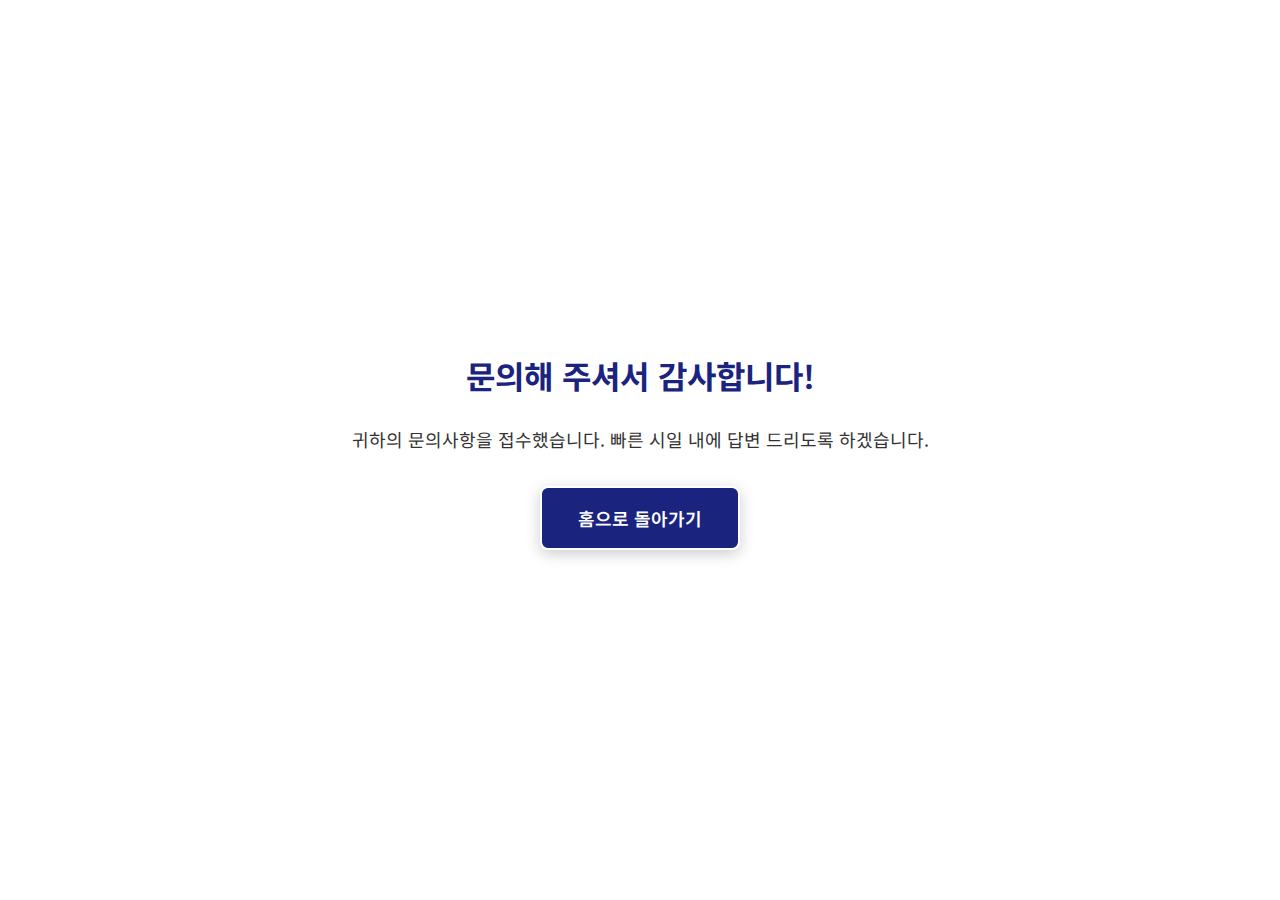
<file: thank-you.html>
<!DOCTYPE html>
<html lang="ko">
<head>
    <meta charset="UTF-8">
    <meta name="viewport" content="width=device-width, initial-scale=1.0">
    <title>감사합니다 - Hybeliving</title>
    <link rel="stylesheet" href="styles.css">
    <link href="https://fonts.googleapis.com/css2?family=Noto+Sans+KR:wght@400;500;700&display=swap" rel="stylesheet">
    <style>
        .thank-you {
            min-height: 100vh;
            display: flex;
            align-items: center;
            justify-content: center;
            text-align: center;
            padding: 40px;
        }
        .thank-you-content {
            max-width: 600px;
        }
        .thank-you h1 {
            color: var(--primary-color);
            margin-bottom: 24px;
        }
        .thank-you p {
            margin-bottom: 32px;
            font-size: 18px;
        }
    </style>
</head>
<body>
    <div class="thank-you">
        <div class="thank-you-content">
            <h1>문의해 주셔서 감사합니다!</h1>
            <p>귀하의 문의사항을 접수했습니다. 빠른 시일 내에 답변 드리도록 하겠습니다.</p>
            <a href="index.html" class="btn-primary">홈으로 돌아가기</a>
        </div>
    </div>
</body>
</html>
</file>
<file: styles.css>
/* Global Styles */
:root {
    --primary-color: #1A237E; /* Deep navy blue */
    --secondary-color: #3949AB; /* Lighter navy blue */
    --accent-color: #5C6BC0; /* Soft blue for accents */
    --text-color: #333333;
    --light-gray: #F5F5F5;
    --white: #FFFFFF;
}

* {
    margin: 0;
    padding: 0;
    box-sizing: border-box;
}

body {
    font-family: 'Noto Sans KR', sans-serif;
    line-height: 1.6;
    color: var(--text-color);
}

.container {
    max-width: 1200px;
    margin: 0 auto;
    padding: 0 20px;
}

/* Navigation */
.navbar {
    background-color: var(--white);
    box-shadow: 0 2px 4px rgba(0,0,0,0.1);
    position: fixed;
    width: 100%;
    top: 0;
    z-index: 1000;
}

.navbar .container {
    display: flex;
    justify-content: space-between;
    align-items: center;
    height: 80px;
}

/* Logo Styles */
.logo {
    font-family: 'Poppins', sans-serif;
    font-size: 32px;
    font-weight: 700;
    color: var(--primary-color);
    letter-spacing: -0.5px;
    transition: all 0.3s ease;
    text-decoration: none;
    position: relative;
    display: inline-block;
}

.logo::after {
    content: '';
    position: absolute;
    bottom: -2px;
    left: 0;
    width: 100%;
    height: 2px;
    background: var(--accent-color);
    transform: scaleX(0);
    transform-origin: right;
    transition: transform 0.3s ease;
}

.logo:hover {
    transform: translateY(-2px);
    color: var(--secondary-color);
}

.logo:hover::after {
    transform: scaleX(1);
    transform-origin: left;
}

.nav-links {
    display: flex;
    list-style: none;
    align-items: center;
}

.nav-links li {
    margin-left: 30px;
}

.nav-links a {
    text-decoration: none;
    color: var(--secondary-color);
    font-weight: 500;
    transition: color 0.3s ease;
}

.nav-links a:hover {
    color: var(--primary-color);
}

/* Buttons */
.btn-primary {
    background-color: var(--primary-color);
    color: var(--white);
    padding: 16px 32px;
    border-radius: 8px;
    text-decoration: none;
    font-weight: 600;
    font-size: 18px;
    transition: all 0.3s ease;
    display: inline-block;
    text-align: center;
    min-width: 200px;
    border: 2px solid var(--white);
    box-shadow: 0 4px 15px rgba(0,0,0,0.2);
    cursor: pointer;
}

.btn-primary:hover {
    background-color: var(--white);
    color: var(--primary-color);
    transform: translateY(-2px);
    box-shadow: 0 6px 20px rgba(0,0,0,0.25);
}

/* Hero Section Button */
.hero .btn-primary {
    font-size: 20px;
    padding: 20px 40px;
    min-width: 250px;
    background-color: var(--white);
    color: var(--primary-color);
    border: none;
    font-weight: 700;
    letter-spacing: -0.02em;
    box-shadow: 0 4px 20px rgba(0,0,0,0.3);
}

.hero .btn-primary:hover {
    background-color: var(--primary-color);
    color: var(--white);
    transform: translateY(-3px) scale(1.02);
    box-shadow: 0 6px 25px rgba(0,0,0,0.4);
}

/* Navbar Button */
.navbar .btn-primary {
    font-size: 16px;
    padding: 12px 24px;
    min-width: 140px;
    background-color: transparent;
    color: var(--primary-color);
    border: 2px solid var(--primary-color);
}

.navbar .btn-primary:hover {
    background-color: var(--primary-color);
    color: var(--white);
}

/* Hero Section */
.hero {
    background: linear-gradient(
        rgba(0, 0, 0, 0.3),
        rgba(0, 0, 0, 0.5)
    ), url('images/hero-students.png');
    background-size: cover;
    background-position: center;
    background-attachment: fixed;
    padding: 180px 0 120px;
    color: var(--white);
    position: relative;
}

.hero-content {
    max-width: 800px;
    position: relative;
    z-index: 1;
    padding: 0 20px;
}

.hero h1 {
    font-size: 56px;
    line-height: 1.2;
    margin-bottom: 24px;
    font-weight: 700;
    text-shadow: 0 2px 8px rgba(0,0,0,0.4);
    word-break: keep-all;
}

.hero p {
    font-size: 24px;
    margin-bottom: 40px;
    opacity: 0.95;
    text-shadow: 0 2px 6px rgba(0,0,0,0.4);
    line-height: 1.6;
    word-break: keep-all;
    word-spacing: -0.05em;
}

.hero-buttons {
    margin-bottom: 30px;
}

.brochure-section {
    display: flex;
    align-items: center;
    gap: 20px;
    margin-top: 20px;
}

.brochure-text {
    color: var(--white);
    font-size: 16px;
    font-weight: 500;
}

.brochure-buttons {
    display: flex;
    gap: 10px;
    align-items: center;
}

.btn-brochure {
    display: inline-flex;
    align-items: center;
    gap: 8px;
    background-color: var(--primary-color);
    color: var(--white);
    padding: 8px 16px;
    border-radius: 8px;
    text-decoration: none;
    font-weight: 500;
    font-size: 14px;
    transition: all 0.3s ease;
    border: 1px solid rgba(255, 255, 255, 0.2);
}

.btn-brochure:hover {
    background-color: var(--secondary-color);
    transform: translateY(-2px);
}

.btn-brochure img {
    width: 16px;
    height: 16px;
    filter: brightness(0) invert(1);
}

/* Services Section */
.services {
    padding: 100px 0;
    background-color: var(--white);
}

.services h2 {
    text-align: center;
    margin-bottom: 60px;
    font-size: 42px;
    color: var(--primary-color);
    font-weight: 700;
}

.service-grid {
    display: grid;
    grid-template-columns: repeat(3, 1fr);
    gap: 30px;
    max-width: 1200px;
    margin: 0 auto;
}

.service-card {
    text-align: center;
    padding: 30px 20px;
    position: relative;
    background-color: var(--white);
    border-radius: 10px;
    box-shadow: 0 4px 6px rgba(0,0,0,0.1);
    transition: all 0.3s ease;
}

.service-card:hover {
    transform: translateY(-5px);
    box-shadow: 0 6px 12px rgba(0,0,0,0.15);
}

.service-card h3 {
    margin-bottom: 16px;
    color: var(--primary-color);
    font-size: 20px;
    font-weight: 600;
    word-break: keep-all;
}

.service-card p {
    color: var(--text-color);
    line-height: 1.7;
    font-size: 16px;
    word-break: keep-all;
    word-spacing: -0.05em;
}

/* Process Section */
.process {
    padding: 100px 0;
    background-color: var(--light-gray);
}

.process h2 {
    text-align: center;
    margin-bottom: 60px;
    font-size: 42px;
    color: var(--primary-color);
    font-weight: 700;
}

.process-grid {
    display: grid;
    grid-template-columns: repeat(auto-fit, minmax(250px, 1fr));
    gap: 40px;
    position: relative;
}

.process-grid::before {
    content: '';
    position: absolute;
    top: 40px;
    left: 0;
    right: 0;
    height: 3px;
    background: var(--secondary-color);
    opacity: 0.3;
    z-index: 0;
}

.process-card {
    text-align: center;
    padding: 45px 30px 30px;
    position: relative;
    z-index: 1;
    background-color: var(--white);
    border-radius: 10px;
    box-shadow: 0 4px 6px rgba(0,0,0,0.1);
    transition: all 0.3s ease;
}

.process-card::before {
    content: attr(data-step);
    position: absolute;
    top: -25px;
    left: 50%;
    transform: translateX(-50%);
    background-color: var(--primary-color);
    color: var(--white);
    width: 60px;
    height: 60px;
    border-radius: 50%;
    display: flex;
    align-items: center;
    justify-content: center;
    font-weight: 700;
    font-size: 32px;
    box-shadow: 0 4px 8px rgba(0,0,0,0.2);
}

.process-card:hover {
    transform: translateY(-5px);
    box-shadow: 0 6px 12px rgba(0,0,0,0.15);
}

.process-card img {
    width: 62px;
    height: 62px;
    margin: 15px 0 30px;
    transition: transform 0.3s ease;
}

.process-card:hover img {
    transform: translateY(-5px) scale(1.05);
}

.process-card h3 {
    color: var(--primary-color);
    margin-bottom: 20px;
    font-size: 24px;
    font-weight: 600;
}

.process-card p {
    color: var(--text-color);
    line-height: 1.7;
    font-size: 18px;
    word-break: keep-all;
    word-spacing: -0.05em;
    white-space: nowrap;
}

/* Testimonials Section */
.testimonials {
    padding: 100px 0;
    background-color: var(--light-gray);
}

.testimonials h2 {
    text-align: center;
    margin-bottom: 60px;
    font-size: 36px;
    color: var(--secondary-color);
}

.testimonial-grid {
    display: grid;
    grid-template-columns: repeat(2, 1fr);
    gap: 30px;
    max-width: 1200px;
    margin: 0 auto;
    padding: 0 20px;
}

.testimonial-card {
    background-color: var(--white);
    padding: 40px;
    border-radius: 15px;
    text-align: left;
    transition: transform 0.3s ease;
    box-shadow: 0 4px 15px rgba(0,0,0,0.1);
    display: flex;
    flex-direction: column;
    justify-content: space-between;
}

.testimonial-card:hover {
    transform: translateY(-5px);
}

.testimonial-card p {
    font-style: italic;
    margin-bottom: 24px;
    color: var(--text-color);
    line-height: 1.8;
    font-size: 16px;
    flex-grow: 1;
}

.testimonial-author {
    border-top: 1px solid rgba(0,0,0,0.1);
    padding-top: 20px;
}

.testimonial-card h4 {
    color: var(--primary-color);
    margin-bottom: 8px;
    font-size: 18px;
    font-weight: 600;
}

.position {
    color: var(--secondary-color);
    font-size: 14px;
    font-weight: 500;
}

/* Contact Section */
.contact {
    padding: 100px 0;
    background-color: var(--light-gray);
}

.contact h2 {
    text-align: center;
    margin-bottom: 60px;
    font-size: 36px;
    color: var(--secondary-color);
}

.contact-form {
    max-width: 600px;
    margin: 0 auto;
    background-color: var(--white);
    padding: 40px;
    border-radius: 10px;
    box-shadow: 0 4px 6px rgba(0,0,0,0.1);
}

.form-group {
    margin-bottom: 24px;
}

.form-group label {
    display: block;
    margin-bottom: 8px;
    color: var(--secondary-color);
    font-weight: 500;
}

.form-group input,
.form-group textarea {
    width: 100%;
    padding: 12px;
    border: 1px solid #DDD;
    border-radius: 6px;
    font-family: inherit;
}

.form-group textarea {
    height: 150px;
    resize: vertical;
}

/* Footer */
.footer {
    background-color: var(--secondary-color);
    color: var(--white);
    padding: 60px 0 20px;
}

.footer-content {
    display: grid;
    grid-template-columns: 1.5fr 1fr 1fr;
    gap: 40px;
    margin-bottom: 40px;
}

.footer-info h3 {
    margin-bottom: 20px;
}

.footer-info p {
    margin-bottom: 10px;
    opacity: 0.8;
}

.footer-links h4 {
    margin-bottom: 20px;
}

.footer-links ul {
    list-style: none;
}

.footer-links li {
    margin-bottom: 10px;
}

.footer-links a {
    color: var(--white);
    text-decoration: none;
    opacity: 0.8;
    transition: opacity 0.3s ease;
}

.footer-links a:hover {
    opacity: 1;
}

.footer-bottom {
    text-align: center;
    padding-top: 20px;
    border-top: 1px solid rgba(255,255,255,0.1);
}

.footer-bottom p {
    opacity: 0.6;
}

.social-links {
    display: flex;
    flex-direction: column;
    align-items: flex-start;
}

.social-links h4 {
    margin-bottom: 20px;
    color: var(--white);
}

.instagram-btn {
    display: inline-flex;
    align-items: center;
    justify-content: center;
    gap: 8px;
    background: linear-gradient(45deg, #f09433 0%, #e6683c 25%, #dc2743 50%, #cc2366 75%, #bc1888 100%);
    color: white;
    padding: 12px 24px;
    border-radius: 8px;
    text-decoration: none;
    font-weight: 500;
    font-size: 16px;
    transition: all 0.3s ease;
    border: none;
    box-shadow: 0 4px 15px rgba(0,0,0,0.2);
}

.instagram-btn:hover {
    transform: translateY(-2px);
    box-shadow: 0 6px 20px rgba(0,0,0,0.3);
}

.instagram-btn i {
    font-size: 20px;
}

/* Modal Styles */
.modal {
    display: none;
    position: fixed;
    top: 0;
    left: 0;
    width: 100%;
    height: 100%;
    background-color: rgba(0, 0, 0, 0.5);
    z-index: 1100;
    justify-content: center;
    align-items: center;
    backdrop-filter: blur(5px);
}

.modal-content {
    background-color: var(--white);
    padding: 40px;
    border-radius: 10px;
    box-shadow: 0 4px 6px rgba(0,0,0,0.1);
    position: relative;
    width: 100%;
    max-width: 600px;
    margin: 20px;
    animation: modalFadeIn 0.3s ease;
}

@keyframes modalFadeIn {
    from {
        opacity: 0;
        transform: translateY(-20px);
    }
    to {
        opacity: 1;
        transform: translateY(0);
    }
}

.close-button {
    position: absolute;
    right: 20px;
    top: 20px;
    font-size: 28px;
    font-weight: bold;
    color: var(--secondary-color);
    cursor: pointer;
    transition: color 0.3s ease;
}

.close-button:hover {
    color: var(--primary-color);
}

/* Responsive Design */
@media (max-width: 768px) {
    .navbar .container {
        flex-direction: column;
        height: auto;
        padding: 20px;
    }

    .nav-links {
        margin-top: 20px;
        flex-direction: column;
    }

    .nav-links li {
        margin: 10px 0;
    }

    .logo {
        font-size: 28px;
    }

    .hero {
        padding: 140px 0 80px;
        background-attachment: scroll;
    }

    .hero h1 {
        font-size: 40px;
    }

    .hero p {
        font-size: 20px;
    }

    .btn-primary {
        padding: 14px 28px;
        font-size: 16px;
        min-width: 180px;
    }

    .hero .btn-primary {
        font-size: 18px;
        padding: 16px 32px;
        min-width: 220px;
    }

    .hero-content {
        max-width: 100%;
    }

    .services,
    .testimonials,
    .contact {
        padding: 60px 0;
    }

    .process-grid::before {
        display: none;
    }

    .process-card {
        padding: 20px 0;
    }

    .service-grid {
        grid-template-columns: repeat(1, 1fr);
        gap: 20px;
    }

    .testimonial-grid {
        grid-template-columns: 1fr;
        gap: 20px;
        padding: 0 15px;
    }

    .testimonial-card {
        padding: 30px;
    }

    .testimonials {
        padding: 60px 0;
    }

    .testimonials h2 {
        font-size: 32px;
        margin-bottom: 40px;
    }

    .hero-buttons {
        flex-direction: column;
        align-items: stretch;
        gap: 15px;
    }

    .brochure-section {
        flex-direction: column;
        align-items: center;
        gap: 10px;
        margin-top: 30px;
    }

    .brochure-text {
        text-align: center;
    }

    .brochure-buttons {
        flex-direction: row;
        justify-content: center;
        width: 100%;
    }

    .btn-brochure {
        justify-content: center;
        padding: 12px 16px;
        font-size: 14px;
    }

    .footer-content {
        grid-template-columns: 1fr;
        gap: 30px;
    }
    
    .social-links {
        align-items: center;
    }
}

/* Case Study Section */
.case-study {
    padding: 100px 0;
    background-color: var(--white);
}

.case-study h2 {
    text-align: center;
    margin-bottom: 60px;
    font-size: 42px;
    color: var(--primary-color);
    font-weight: 700;
}

.case-slider {
    position: relative;
    max-width: 1000px;
    margin: 0 auto;
    display: flex;
    align-items: center;
}

.case-slider-container {
    overflow: hidden;
    position: relative;
    width: 100%;
}

.case-card {
    display: none;
    animation: fadeEffect 0.5s ease-in-out;
    background-color: var(--white);
    border-radius: 20px;
    box-shadow: 0 4px 20px rgba(0,0,0,0.1);
    margin: 0 auto;
}

.case-card.active {
    display: flex;
}

@keyframes fadeEffect {
    from {opacity: 0.7;}
    to {opacity: 1;}
}

.case-image {
    flex: 0.8;
    min-width: 300px;
    position: relative;
    overflow: hidden;
    border-radius: 20px 0 0 20px;
}

.case-image img {
    width: 100%;
    height: 100%;
    object-fit: cover;
}

.case-content {
    flex: 1.2;
    padding: 40px;
}

.slider-button {
    background-color: var(--primary-color);
    color: var(--white);
    border: none;
    width: 50px;
    height: 50px;
    border-radius: 50%;
    cursor: pointer;
    font-size: 24px;
    display: flex;
    align-items: center;
    justify-content: center;
    position: absolute;
    top: 50%;
    transform: translateY(-50%);
    z-index: 2;
    transition: all 0.3s ease;
}

.slider-button:hover {
    background-color: var(--secondary-color);
    transform: translateY(-50%) scale(1.1);
}

.prev {
    left: -25px;
}

.next {
    right: -25px;
}

.slider-dots {
    text-align: center;
    margin-top: 30px;
}

.dot {
    display: inline-block;
    width: 12px;
    height: 12px;
    margin: 0 8px;
    background-color: var(--light-gray);
    border-radius: 50%;
    cursor: pointer;
    transition: all 0.3s ease;
}

.dot.active {
    background-color: var(--primary-color);
    transform: scale(1.2);
}

.case-section {
    margin-bottom: 25px;
}

.case-section h4 {
    color: var(--secondary-color);
    font-size: 18px;
    margin-bottom: 12px;
    font-weight: 600;
}

.case-section p {
    font-size: 15px;
    line-height: 1.6;
    color: var(--text-color);
}

.case-section ul {
    list-style: none;
    padding-left: 0;
}

.case-section ul li {
    margin-bottom: 8px;
    color: var(--text-color);
    font-size: 15px;
}

.case-section blockquote {
    border-left: 4px solid var(--secondary-color);
    padding-left: 15px;
    margin: 15px 0;
    font-style: italic;
    color: var(--text-color);
    font-size: 15px;
    line-height: 1.6;
}

@media (max-width: 968px) {
    .case-card {
        flex-direction: column;
    }

    .case-image {
        min-width: 100%;
        height: 250px;
        border-radius: 20px 20px 0 0;
    }

    .case-content {
        padding: 30px;
    }
}

@media (max-width: 768px) {
    .case-study {
        padding: 60px 0;
    }

    .case-study h2 {
        font-size: 32px;
        margin-bottom: 40px;
    }

    .slider-button {
        width: 40px;
        height: 40px;
        font-size: 20px;
    }

    .prev {
        left: -15px;
    }

    .next {
        right: -15px;
    }

    .case-image {
        height: 200px;
    }
}

/* Featured Properties Section */
.featured {
    padding: 100px 0;
    background-color: var(--white);
}

.featured h2 {
    text-align: center;
    margin-bottom: 60px;
    font-size: 42px;
    color: var(--primary-color);
    font-weight: 700;
}

.property-grid {
    display: grid;
    grid-template-columns: repeat(3, 1fr);
    gap: 30px;
    max-width: 1200px;
    margin: 0 auto;
}

.property-card {
    background: var(--white);
    border-radius: 12px;
    overflow: hidden;
    box-shadow: 0 4px 15px rgba(0,0,0,0.1);
    transition: transform 0.3s ease;
    text-decoration: none;
    display: block;
    color: inherit;
}

.property-card:hover {
    transform: translateY(-5px);
}

.property-image {
    height: 200px;
    overflow: hidden;
}

.property-image img {
    width: 100%;
    height: 100%;
    object-fit: cover;
    transition: transform 0.3s ease;
}

.property-card:hover .property-image img {
    transform: scale(1.05);
}

.property-content {
    padding: 20px;
}

.property-content h3 {
    font-size: 20px;
    color: var(--primary-color);
    margin-bottom: 15px;
    font-weight: 600;
}

.property-price {
    margin-bottom: 15px;
    padding-bottom: 15px;
    border-bottom: 1px solid rgba(0,0,0,0.1);
}

.property-price .price {
    font-size: 24px;
    font-weight: 700;
    color: var(--secondary-color);
    display: block;
}

.property-price .deposit {
    font-size: 14px;
    color: #666;
    margin-top: 5px;
    display: block;
}

.property-details .location {
    display: flex;
    align-items: center;
    gap: 5px;
    color: #666;
    margin-bottom: 15px;
    font-size: 14px;
}

.location-icon {
    display: inline-block;
    width: 16px;
    height: 16px;
    background: url('images/location.svg') no-repeat center;
    background-size: contain;
}

.features {
    list-style: none;
    padding: 0;
}

.features li {
    font-size: 14px;
    color: #444;
    margin-bottom: 8px;
    padding-left: 20px;
    position: relative;
}

.features li::before {
    content: '•';
    position: absolute;
    left: 0;
    color: var(--secondary-color);
}

@media (max-width: 1024px) {
    .property-grid {
        grid-template-columns: repeat(2, 1fr);
        padding: 0 20px;
    }
}

@media (max-width: 768px) {
    .featured {
        padding: 60px 0;
    }

    .featured h2 {
        font-size: 32px;
        margin-bottom: 40px;
    }

    .property-grid {
        grid-template-columns: 1fr;
        gap: 20px;
    }

    .property-image {
        height: 180px;
    }
}

.social-links {
    margin-top: 20px;
    text-align: center;
}

.instagram-btn {
    display: inline-flex;
    align-items: center;
    justify-content: center;
    gap: 8px;
    background: linear-gradient(45deg, #f09433 0%, #e6683c 25%, #dc2743 50%, #cc2366 75%, #bc1888 100%);
    color: white;
    padding: 12px 24px;
    border-radius: 8px;
    text-decoration: none;
    font-weight: 500;
    font-size: 16px;
    transition: all 0.3s ease;
    border: none;
    box-shadow: 0 4px 15px rgba(0,0,0,0.2);
}

.instagram-btn:hover {
    transform: translateY(-2px);
    box-shadow: 0 6px 20px rgba(0,0,0,0.3);
}

.instagram-btn i {
    font-size: 20px;
}
</file>
<file: property-details.css>
.property-details {
    padding: 120px 0 60px;
}

.property-header {
    margin-bottom: 40px;
}

.property-header h1 {
    font-size: 36px;
    color: var(--primary-color);
    margin-bottom: 20px;
}

.property-price {
    display: flex;
    gap: 20px;
    align-items: center;
}

.property-price .price {
    font-size: 28px;
    font-weight: 700;
    color: var(--secondary-color);
}

.property-price .deposit {
    font-size: 18px;
    color: #666;
}

/* Image Gallery */
.image-gallery {
    margin-bottom: 40px;
}

.main-image {
    width: 100%;
    height: 500px;
    border-radius: 12px;
    overflow: hidden;
    margin-bottom: 20px;
}

.main-image img {
    width: 100%;
    height: 100%;
    object-fit: cover;
}

.thumbnail-grid {
    display: grid;
    grid-template-columns: repeat(5, 1fr);
    gap: 15px;
}

.thumbnail-grid img {
    width: 100%;
    height: 100px;
    object-fit: cover;
    border-radius: 8px;
    cursor: pointer;
    transition: all 0.3s ease;
    opacity: 0.7;
}

.thumbnail-grid img:hover {
    opacity: 1;
    transform: translateY(-2px);
}

.thumbnail-grid img.active {
    opacity: 1;
    border: 3px solid var(--primary-color);
}

/* Property Info Sections */
.property-sections {
    display: grid;
    grid-template-columns: 1fr;
    gap: 30px;
    margin-bottom: 40px;
}

.info-section {
    background: var(--white);
    padding: 30px;
    border-radius: 12px;
    box-shadow: 0 2px 10px rgba(0,0,0,0.1);
}

.info-section h2 {
    color: var(--primary-color);
    font-size: 22px;
    margin-bottom: 25px;
    padding-bottom: 10px;
    border-bottom: 2px solid var(--light-gray);
}

.info-section h2 i {
    margin-right: 10px;
    color: var(--secondary-color);
}

/* Basic Info Grid */
.info-grid {
    display: grid;
    grid-template-columns: repeat(auto-fill, minmax(200px, 1fr));
    gap: 15px;
}

.info-item {
    display: flex;
    align-items: center;
    gap: 10px;
}

.info-item i {
    color: var(--secondary-color);
    width: 24px;
    text-align: center;
    font-size: 18px;
}

.info-item span {
    color: #555;
    font-size: 15px;
}

/* Facility Grid */
.facility-grid {
    display: grid;
    grid-template-columns: repeat(auto-fill, minmax(150px, 1fr));
    gap: 15px;
}

.facility-item {
    display: flex;
    align-items: center;
    gap: 10px;
    padding: 10px;
    background-color: var(--light-gray);
    border-radius: 8px;
    transition: all 0.3s ease;
}

.facility-item:hover {
    transform: translateY(-2px);
    box-shadow: 0 3px 8px rgba(0,0,0,0.1);
}

.facility-item i {
    color: var(--primary-color);
    width: 24px;
    text-align: center;
    font-size: 18px;
}

.facility-item span {
    color: #444;
    font-size: 15px;
}

/* Location Info */
.location-info {
    display: grid;
    grid-template-columns: repeat(auto-fill, minmax(200px, 1fr));
    gap: 15px;
    margin-top: 20px;
}

.location-item {
    display: flex;
    align-items: center;
    gap: 10px;
}

.location-item i {
    color: var(--secondary-color);
    width: 24px;
    text-align: center;
    font-size: 18px;
}

.location-item span {
    color: #555;
    font-size: 15px;
}

/* Google Maps */
.google-map {
    width: 100%;
    height: 300px;
    border-radius: 8px;
}

/* Contact Section */
.contact-section {
    margin-top: 40px;
    text-align: center;
}

.contact-section .btn-primary {
    font-size: 20px;
    padding: 15px 40px;
}

/* Responsive Design */
@media (max-width: 1024px) {
    .property-info {
        grid-template-columns: 1fr;
    }

    .main-image {
        height: 400px;
    }
}

@media (max-width: 768px) {
    .property-details {
        padding: 100px 0 40px;
    }

    .property-header h1 {
        font-size: 28px;
    }

    .property-price {
        flex-direction: column;
        align-items: flex-start;
        gap: 10px;
    }

    .main-image {
        height: 300px;
    }

    .thumbnail-grid {
        grid-template-columns: repeat(3, 1fr);
    }

    .thumbnail-grid img {
        height: 80px;
    }

    .info-section {
        padding: 20px;
    }

    .info-grid, 
    .facility-grid, 
    .location-info {
        grid-template-columns: 1fr;
    }
    
    .facility-item {
        padding: 8px;
    }
    
    .google-map {
        height: 250px;
    }
}

.property-map {
    width: 100%;
    height: 200px;
    background-color: #f5f5f5;
    border-radius: 8px;
    margin-bottom: 1rem;
}

.property-description {
    background-color: #ffffff;
    border-radius: 12px;
    padding: 2rem;
    margin-bottom: 3rem;
    box-shadow: 0 2px 10px rgba(0, 0, 0, 0.1);
}

.contact-section {
    text-align: center;
    margin-bottom: 3rem;
}

.contact-info {
    margin-top: 1rem;
    color: #666;
}

/* Modal styles */
.modal {
    display: none;
    position: fixed;
    top: 0;
    left: 0;
    width: 100%;
    height: 100%;
    background-color: rgba(0, 0, 0, 0.5);
    justify-content: center;
    align-items: center;
    z-index: 1000;
}

.modal-content {
    background-color: #ffffff;
    padding: 2rem;
    border-radius: 12px;
    width: 90%;
    max-width: 500px;
    position: relative;
}

.close-button {
    position: absolute;
    top: 1rem;
    right: 1rem;
    font-size: 1.5rem;
    cursor: pointer;
}

.form-group {
    margin-bottom: 1.5rem;
}

.form-group label {
    display: block;
    margin-bottom: 0.5rem;
    color: #333;
}

.form-group input,
.form-group textarea {
    width: 100%;
    padding: 0.5rem;
    border: 1px solid #ddd;
    border-radius: 4px;
}

.form-group textarea {
    height: 100px;
    resize: vertical;
}

/* Responsive design */
@media (max-width: 768px) {
    .property-info-grid {
        grid-template-columns: 1fr;
    }
    
    .info-list {
        grid-template-columns: 1fr;
    }
    
    .thumbnail-grid {
        grid-template-columns: repeat(2, 1fr);
    }
}

/* Placeholder Images */
.placeholder-image {
    width: 100%;
    height: 100%;
    display: flex;
    align-items: center;
    justify-content: center;
    color: white;
    font-weight: bold;
    text-align: center;
    text-shadow: 0 1px 3px rgba(0,0,0,0.6);
}

.placeholder-image.detail1 {
    background: linear-gradient(135deg, #4A90E2, #5C6BC0);
}

.placeholder-image.detail2 {
    background: linear-gradient(135deg, #43A047, #66BB6A);
}

.placeholder-image.detail3 {
    background: linear-gradient(135deg, #FB8C00, #FFA726);
}

.placeholder-image.detail4 {
    background: linear-gradient(135deg, #E53935, #EF5350);
}

.placeholder-image.detail5 {
    background: linear-gradient(135deg, #8E24AA, #AB47BC);
}

/* Property Details Page specific styles */
.property-map {
    width: 100%;
    height: 200px;
    background-color: #f5f5f5;
    border-radius: 8px;
    margin-bottom: 1rem;
}

.property-description {
    background-color: #ffffff;
    border-radius: 12px;
    padding: 2rem;
    margin-bottom: 3rem;
    box-shadow: 0 2px 10px rgba(0, 0, 0, 0.1);
}

.contact-section {
    text-align: center;
    margin-bottom: 3rem;
}

.contact-info {
    margin-top: 1rem;
    color: #666;
}
</file>
